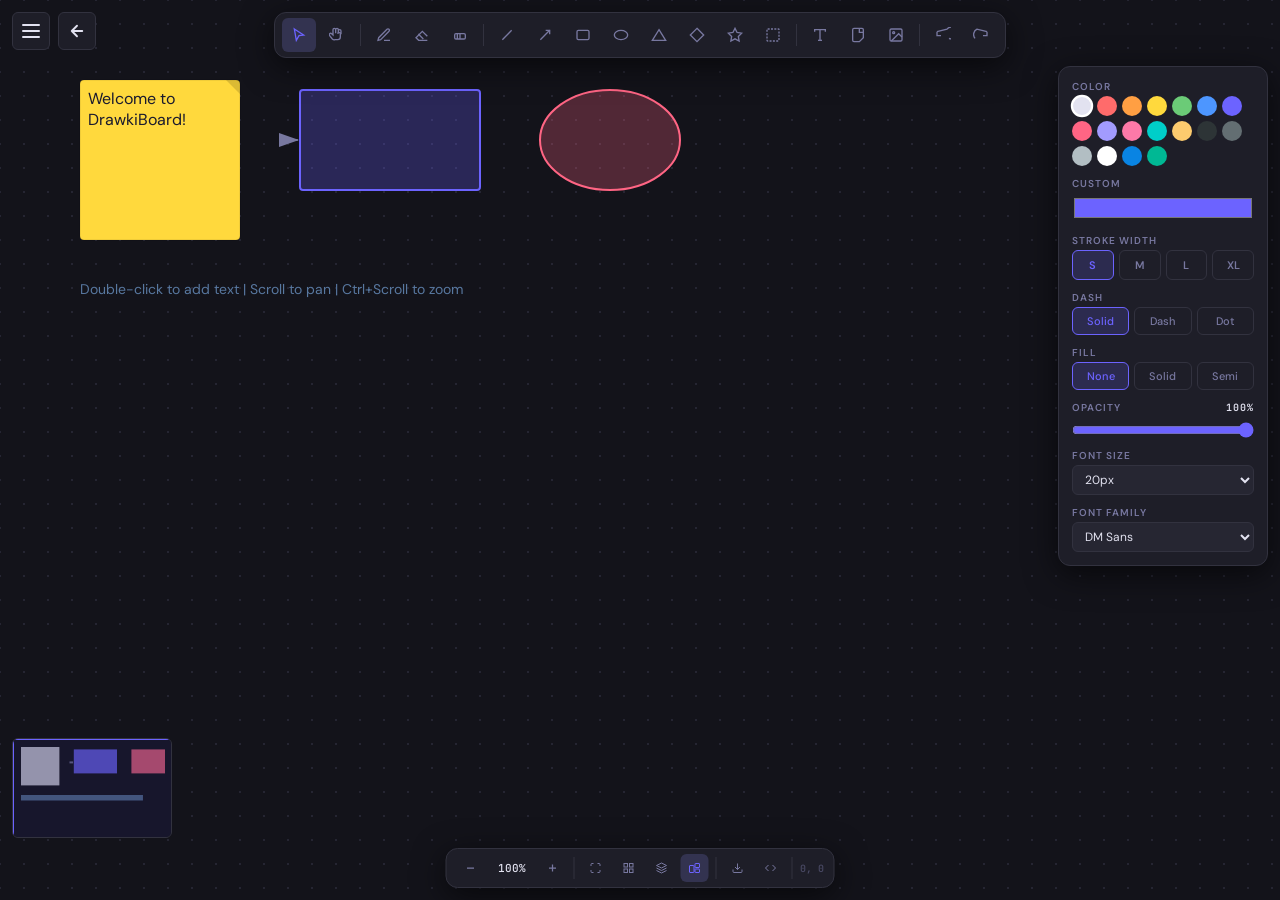
<file: Drawkiboard.html>
<!DOCTYPE html>
<html lang="en">
<head>
<meta charset="UTF-8">
<meta name="viewport" content="width=device-width, initial-scale=1.0">
<title>DrawkiBoard</title>
<link rel="icon" href="icon2.png" sizes="any">
<link rel="icon" type="image/png" sizes="32x32" href="icon2.png">
<link rel="apple-touch-icon" href="icon2.png">
<link href="https://fonts.googleapis.com/css2?family=DM+Sans:ital,opsz,wght@0,9..40,300;0,9..40,400;0,9..40,500;0,9..40,600;1,9..40,400&family=JetBrains+Mono:wght@400;500&display=swap" rel="stylesheet">
<style>
*,*::before,*::after{box-sizing:border-box;margin:0;padding:0}
:root{
  --bg:#13131a;--canvas-bg:#0d0d14;--panel:#1e1e28;--panel2:#262632;
  --border:#32323f;--accent:#6c63ff;--accent2:#ff6584;--text:#e2e2f0;
  --text2:#7878a0;--text3:#4a4a65;--hover:#2a2a38;--active:#333350;
  --shadow:0 8px 32px rgba(0,0,0,0.6);--radius:10px;--radius-sm:6px;
}
body{font-family:'DM Sans',sans-serif;background:var(--bg);color:var(--text);overflow:hidden;width:100vw;height:100vh;user-select:none}

/* CANVAS */
#canvas-wrap{position:fixed;inset:0;overflow:hidden}
#canvas{position:absolute;top:0;left:0;touch-action:none}
#grid-canvas{position:absolute;top:0;left:0;pointer-events:none;opacity:.35}

/* SELECTION BOX */
#selection-box{position:absolute;border:1.5px solid var(--accent);background:rgba(108,99,255,.07);pointer-events:none;display:none;border-radius:2px}

/* TOPBAR */
#topbar{
  position:fixed;top:12px;left:50%;transform:translateX(-50%);
  display:flex;align-items:center;gap:4px;
  background:var(--panel);border:1px solid var(--border);
  border-radius:12px;padding:5px 7px;box-shadow:var(--shadow);z-index:100
}
.tool-sep{width:1px;height:22px;background:var(--border);margin:0 2px;flex-shrink:0}
.tool-btn{
  width:34px;height:34px;display:flex;align-items:center;justify-content:center;
  border-radius:var(--radius-sm);cursor:pointer;transition:background .12s,color .12s;
  color:var(--text2);border:none;background:transparent;position:relative;flex-shrink:0
}
.tool-btn:hover{background:var(--hover);color:var(--text)}
.tool-btn.active{background:var(--active);color:var(--accent)}
.tool-btn svg{pointer-events:none}
.tooltip{
  position:absolute;top:calc(100% + 7px);left:50%;transform:translateX(-50%);
  background:#111;color:var(--text);font-size:11px;white-space:nowrap;
  padding:3px 8px;border-radius:4px;pointer-events:none;opacity:0;
  transition:opacity .12s;font-family:'DM Sans',sans-serif;font-weight:500;
  border:1px solid var(--border);z-index:200
}
.tool-btn:hover .tooltip{opacity:1}

/* STYLE PANEL */
#style-panel{
  position:fixed;top:66px;right:12px;width:210px;
  background:var(--panel);border:1px solid var(--border);
  border-radius:12px;padding:13px;box-shadow:var(--shadow);z-index:100;
  display:flex;flex-direction:column;gap:11px
}
.panel-title{font-size:10px;font-weight:600;color:var(--text2);text-transform:uppercase;letter-spacing:.1em;margin-bottom:3px}
.color-row{display:flex;flex-wrap:wrap;gap:5px}
.color-swatch{width:20px;height:20px;border-radius:50%;cursor:pointer;border:2px solid transparent;transition:transform .1s,border-color .1s;flex-shrink:0}
.color-swatch:hover{transform:scale(1.18)}
.color-swatch.active{border-color:#fff;transform:scale(1.12)}
.size-row{display:flex;gap:5px;align-items:center}
.size-btn{
  flex:1;height:30px;border-radius:var(--radius-sm);cursor:pointer;
  border:1.5px solid var(--border);background:transparent;color:var(--text2);
  display:flex;align-items:center;justify-content:center;
  transition:all .12s;font-size:11px;font-weight:600;font-family:'DM Sans',sans-serif
}
.size-btn:hover{border-color:var(--accent);color:var(--text)}
.size-btn.active{border-color:var(--accent);background:rgba(108,99,255,.18);color:var(--accent)}
.fill-row,.dash-row{display:flex;gap:5px}
.fill-btn,.dash-btn{
  flex:1;height:28px;border-radius:var(--radius-sm);cursor:pointer;
  border:1.5px solid var(--border);background:transparent;color:var(--text2);
  display:flex;align-items:center;justify-content:center;gap:4px;
  font-size:11px;font-family:'DM Sans',sans-serif;font-weight:500;transition:all .12s
}
.fill-btn:hover,.dash-btn:hover{border-color:var(--accent);color:var(--text)}
.fill-btn.active,.dash-btn.active{border-color:var(--accent);background:rgba(108,99,255,.18);color:var(--accent)}
.opacity-row{display:flex;flex-direction:column;gap:5px}
.opacity-row input[type=range]{width:100%;accent-color:var(--accent);cursor:pointer}
select.style-select{
  width:100%;background:var(--panel2);border:1.5px solid var(--border);
  color:var(--text);padding:5px 8px;border-radius:var(--radius-sm);
  font-family:'DM Sans',sans-serif;font-size:12px;cursor:pointer;outline:none
}
select.style-select:focus{border-color:var(--accent)}
#custom-color{width:100%;height:28px;border:none;border-radius:var(--radius-sm);cursor:pointer;background:none;padding:0}

/* BOTTOM BAR */
#bottombar{
  position:fixed;bottom:12px;left:50%;transform:translateX(-50%);
  display:flex;align-items:center;gap:5px;
  background:var(--panel);border:1px solid var(--border);
  border-radius:12px;padding:5px 10px;box-shadow:var(--shadow);z-index:100;
  font-size:12px;color:var(--text2);font-weight:500
}
#zoom-display{
  min-width:44px;text-align:center;cursor:pointer;padding:2px 4px;
  border-radius:4px;transition:background .12s;font-family:'JetBrains Mono',monospace;
  font-size:11px;color:var(--text)
}
#zoom-display:hover{background:var(--hover)}
.bb-btn{
  width:28px;height:28px;display:flex;align-items:center;justify-content:center;
  border-radius:var(--radius-sm);cursor:pointer;color:var(--text2);
  transition:background .12s,color .12s;border:none;background:transparent;font-size:15px
}
.bb-btn:hover{background:var(--hover);color:var(--text)}
.bb-btn.active{background:var(--active);color:var(--accent)}

/* MINIMAP - bottom left */
#minimap{
  position:fixed;bottom:62px;left:12px;
  width:160px;height:100px;
  background:var(--panel);border:1px solid var(--border);
  border-radius:var(--radius-sm);overflow:hidden;z-index:100;
  transition:opacity .2s
}
#minimap.hidden{display:none}
#minimap canvas{display:block}
#minimap-viewport{position:absolute;border:1.5px solid var(--accent);background:rgba(108,99,255,.1);pointer-events:none}

/* HAMBURGER */
.hamburger-btn{
  position:fixed;top:12px;left:12px;width:38px;height:38px;
  background:var(--panel);border:1px solid var(--border);border-radius:var(--radius-sm);
  cursor:pointer;z-index:101;display:flex;flex-direction:column;
  align-items:center;justify-content:center;gap:4px;transition:background .15s
}
.hamburger-btn:hover{background:var(--panel2)}
.hamburger-btn span{width:18px;height:2px;background:var(--text);border-radius:1px;display:block}
.back-nav-btn {
  position: fixed;
  top: 12px;
  left: 58px; /* Positioned next to the hamburger button */
  width: 38px;
  height: 38px;
  background: var(--panel);
  border: 1px solid var(--border);
  border-radius: var(--radius-sm);
  cursor: pointer;
  z-index: 101;
  display: flex;
  align-items: center;
  justify-content: center;
  color: var(--text);
  text-decoration: none;
  transition: all 0.15s;
}

.back-nav-btn:hover {
  background: var(--panel2);
  border-color: var(--accent);
  color: var(--accent);
  box-shadow: 0 0 10px rgba(108, 99, 255, 0.2);
}

/* SIDEBAR MENU (ChatGPT/tldraw style) */
#sidebar{
  position:fixed;top:0;left:0;bottom:0;width:260px;
  background:var(--panel);border-right:1px solid var(--border);
  z-index:102;transform:translateX(-100%);
  transition:transform .22s cubic-bezier(.4,0,.2,1);
  display:flex;flex-direction:column;
}
#sidebar.open{transform:translateX(0)}
#sidebar-overlay{
  position:fixed;inset:0;background:rgba(0,0,0,.45);z-index:101;
  opacity:0;pointer-events:none;transition:opacity .22s
}
#sidebar-overlay.open{opacity:1;pointer-events:all}
.sidebar-header{
  padding:16px 14px 10px;border-bottom:1px solid var(--border);
  display:flex;align-items:center;justify-content:space-between
}
.sidebar-logo{font-weight:700;font-size:16px;letter-spacing:-.03em;color:var(--text)}
.sidebar-logo span{color:var(--accent)}
.sidebar-close{
  width:30px;height:30px;border:none;background:transparent;
  color:var(--text2);cursor:pointer;border-radius:5px;display:flex;align-items:center;justify-content:center;
  transition:background .12s
}
.sidebar-close:hover{background:var(--hover);color:var(--text)}
.sidebar-actions{padding:10px 10px 0}
.sidebar-btn{
  width:100%;padding:9px 12px;background:transparent;border:1px solid var(--border);
  border-radius:var(--radius-sm);color:var(--text);cursor:pointer;font-family:'DM Sans',sans-serif;
  font-size:13px;font-weight:500;text-align:left;transition:all .12s;margin-bottom:6px;
  display:flex;align-items:center;gap:9px
}
.sidebar-btn:hover{background:var(--hover);border-color:var(--accent)}
.sidebar-btn.primary{background:var(--accent);border-color:var(--accent);color:#fff}
.sidebar-btn.primary:hover{background:#5a52e0}
.sidebar-section-title{
  padding:12px 14px 5px;font-size:10px;font-weight:600;
  color:var(--text3);text-transform:uppercase;letter-spacing:.1em
}
.boards-scroll{flex:1;overflow-y:auto;padding:0 10px 10px}
.board-item{
  padding:9px 10px;border-radius:var(--radius-sm);cursor:pointer;
  display:flex;align-items:center;gap:8px;transition:background .1s;margin-bottom:3px
}
.board-item:hover{background:var(--hover)}
.board-item.active{background:var(--active)}
.board-item .board-name{flex:1;font-size:13px;color:var(--text);overflow:hidden;text-overflow:ellipsis;white-space:nowrap}
.board-item .board-date{font-size:10px;color:var(--text3);margin-top:1px}
.board-item .board-del{
  width:22px;height:22px;border:none;background:transparent;color:var(--text3);
  cursor:pointer;border-radius:4px;display:flex;align-items:center;justify-content:center;
  opacity:0;transition:opacity .1s,color .1s;font-size:13px
}
.board-item:hover .board-del{opacity:1}
.board-item .board-del:hover{color:#ff6b6b}
::-webkit-scrollbar{width:5px}
::-webkit-scrollbar-track{background:transparent}
::-webkit-scrollbar-thumb{background:var(--border);border-radius:3px}

/* LAYERS */
#layers-panel{
  position:fixed;bottom:170px;left:12px;width:180px;
  background:var(--panel);border:1px solid var(--border);
  border-radius:var(--radius-sm);z-index:100;font-size:12px;display:none
}
.layers-header{
  padding:7px 10px;font-weight:600;font-size:10px;color:var(--text2);
  text-transform:uppercase;letter-spacing:.07em;border-bottom:1px solid var(--border);
  display:flex;align-items:center;justify-content:space-between
}
.layer-item{
  padding:5px 10px;display:flex;align-items:center;gap:6px;
  cursor:pointer;transition:background .1s;color:var(--text)
}
.layer-item:hover{background:var(--hover)}
.layer-item.selected{background:var(--active);color:var(--accent)}

/* CONTEXT MENU */
#ctx-menu{
  position:fixed;background:var(--panel);border:1px solid var(--border);
  border-radius:var(--radius-sm);padding:4px;z-index:200;min-width:170px;
  box-shadow:var(--shadow);display:none
}
.ctx-item{
  padding:6px 10px;border-radius:4px;cursor:pointer;font-size:12px;
  display:flex;align-items:center;justify-content:space-between;color:var(--text);transition:background .1s
}
.ctx-item:hover{background:var(--hover)}
.ctx-item .shortcut{font-size:10px;color:var(--text3);font-family:'JetBrains Mono',monospace}
.ctx-sep{height:1px;background:var(--border);margin:3px 0}
.ctx-item.danger{color:#ff6b6b}

/* TEXT EDITOR */
#text-editor{position:absolute;z-index:50;display:none}
#text-editor textarea{
  background:transparent;border:none;outline:none;resize:none;
  color:var(--text);font-family:'DM Sans',sans-serif;font-size:18px;
  line-height:1.4;min-width:80px;min-height:24px;
  caret-color:var(--accent);padding:2px
}

/* TOAST */
#toast{
  position:fixed;bottom:58px;left:50%;transform:translateX(-50%) translateY(14px);
  background:#1c1c28;color:var(--text);padding:7px 15px;border-radius:8px;
  font-size:12px;z-index:300;opacity:0;transition:opacity .18s,transform .18s;
  border:1px solid var(--border);pointer-events:none;white-space:nowrap
}
#toast.show{opacity:1;transform:translateX(-50%) translateY(0)}

/* SVG shape elements */
.shape-el{cursor:move}
.sel-outline{fill:none;stroke:var(--accent);stroke-width:1.5;pointer-events:none}

/* Coord */
#coord-display{font-family:'JetBrains Mono',monospace;font-size:10px;color:var(--text3)}
</style>
</head>
<body>

<!-- SIDEBAR OVERLAY -->
<div id="sidebar-overlay" onclick="closeSidebar()"></div>

<!-- SIDEBAR (ChatGPT/tldraw style) -->
<div id="sidebar">
  <div class="sidebar-header">
    <div class="sidebar-logo"><span>✦</span> DrawkiBoard</div>
    <button class="sidebar-close" onclick="closeSidebar()">
      <svg width="14" height="14" viewBox="0 0 24 24" fill="none" stroke="currentColor" stroke-width="2.5"><line x1="18" y1="6" x2="6" y2="18"/><line x1="6" y1="6" x2="18" y2="18"/></svg>
    </button>
  </div>
  <div class="sidebar-actions">
    <button class="sidebar-btn primary" onclick="newBoard()">
      <svg width="14" height="14" viewBox="0 0 24 24" fill="none" stroke="currentColor" stroke-width="2"><line x1="12" y1="5" x2="12" y2="19"/><line x1="5" y1="12" x2="19" y2="12"/></svg>
      New Board
    </button>
    <button class="sidebar-btn" onclick="renameBoardPrompt()">
      <svg width="14" height="14" viewBox="0 0 24 24" fill="none" stroke="currentColor" stroke-width="2"><path d="M12 20h9M16.5 3.5a2.121 2.121 0 013 3L7 19l-4 1 1-4L16.5 3.5z"/></svg>
      Rename Board
    </button>
    <button class="sidebar-btn" onclick="saveBoardNow()">
      <svg width="14" height="14" viewBox="0 0 24 24" fill="none" stroke="currentColor" stroke-width="2"><path d="M19 21H5a2 2 0 01-2-2V5a2 2 0 012-2h11l5 5v11a2 2 0 01-2 2z"/><polyline points="17 21 17 13 7 13 7 21"/><polyline points="7 3 7 8 15 8"/></svg>
      Save Now
    </button>
  </div>
  <div class="sidebar-section-title">Saved Boards</div>
  <div class="boards-scroll" id="boards-scroll"></div>
</div>

<!-- HAMBURGER -->
<button class="hamburger-btn" onclick="openSidebar()">
  <a href="index.html" class="back-nav-btn" title="Back to Flowly Notes">
  <svg width="18" height="18" viewBox="0 0 24 24" fill="none" stroke="currentColor" stroke-width="2.5" stroke-linecap="round" stroke-linejoin="round">
    <path d="M19 12H5M12 19l-7-7 7-7"/>
  </svg>
</a>
  <span></span><span></span><span></span>
</button>

<!-- TOP TOOLBAR -->
<div id="topbar">
  <button class="tool-btn active" data-tool="select" onclick="setTool('select')">
    <svg width="16" height="16" viewBox="0 0 24 24" fill="none" stroke="currentColor" stroke-width="2"><path d="M5 3l14 9-7 1-4 7z"/></svg>
    <span class="tooltip">Select (V)</span>
  </button>
  <button class="tool-btn" data-tool="hand" onclick="setTool('hand')">
    <svg width="16" height="16" viewBox="0 0 24 24" fill="none" stroke="currentColor" stroke-width="2"><path d="M18 11V6a2 2 0 00-4 0M14 10V4a2 2 0 00-4 0v2M10 9.5V4a2 2 0 00-4 0v8l-2-2a2 2 0 00-3 3l4 5a4 4 0 004 1h4a4 4 0 004-4v-5a2 2 0 00-4 0"/></svg>
    <span class="tooltip">Hand (H)</span>
  </button>
  <div class="tool-sep"></div>
  <button class="tool-btn" data-tool="pencil" onclick="setTool('pencil')">
    <svg width="16" height="16" viewBox="0 0 24 24" fill="none" stroke="currentColor" stroke-width="2"><path d="M12 20h9M16.5 3.5a2.121 2.121 0 013 3L7 19l-4 1 1-4L16.5 3.5z"/></svg>
    <span class="tooltip">Pencil (P)</span>
  </button>
  <button class="tool-btn" data-tool="eraser" onclick="setTool('eraser')">
    <svg width="16" height="16" viewBox="0 0 24 24" fill="none" stroke="currentColor" stroke-width="2"><path d="M20 20H7L3 16l9.5-9.5 7.5 7.5M6.5 10.5L14 18"/></svg>
    <span class="tooltip">Eraser (E)</span>
  </button>
  <button class="tool-btn" data-tool="highlight" onclick="setTool('highlight')">
    <svg width="16" height="16" viewBox="0 0 24 24" fill="none" stroke="currentColor" stroke-width="2"><rect x="4" y="10" width="16" height="8" rx="2"/><line x1="8" y1="10" x2="8" y2="18"/><line x1="12" y1="10" x2="12" y2="18"/></svg>
    <span class="tooltip">Highlight</span>
  </button>
  <div class="tool-sep"></div>
  <button class="tool-btn" data-tool="line" onclick="setTool('line')">
    <svg width="16" height="16" viewBox="0 0 24 24" fill="none" stroke="currentColor" stroke-width="2"><line x1="5" y1="19" x2="19" y2="5"/></svg>
    <span class="tooltip">Line (L)</span>
  </button>
  <button class="tool-btn" data-tool="arrow" onclick="setTool('arrow')">
    <svg width="16" height="16" viewBox="0 0 24 24" fill="none" stroke="currentColor" stroke-width="2"><line x1="5" y1="19" x2="19" y2="5"/><polyline points="13 5 19 5 19 11"/></svg>
    <span class="tooltip">Arrow (A)</span>
  </button>
  <button class="tool-btn" data-tool="rect" onclick="setTool('rect')">
    <svg width="16" height="16" viewBox="0 0 24 24" fill="none" stroke="currentColor" stroke-width="2"><rect x="3" y="5" width="18" height="14" rx="2"/></svg>
    <span class="tooltip">Rectangle (R)</span>
  </button>
  <button class="tool-btn" data-tool="ellipse" onclick="setTool('ellipse')">
    <svg width="16" height="16" viewBox="0 0 24 24" fill="none" stroke="currentColor" stroke-width="2"><ellipse cx="12" cy="12" rx="10" ry="7"/></svg>
    <span class="tooltip">Ellipse (O)</span>
  </button>
  <button class="tool-btn" data-tool="triangle" onclick="setTool('triangle')">
    <svg width="16" height="16" viewBox="0 0 24 24" fill="none" stroke="currentColor" stroke-width="2"><polygon points="12,4 22,20 2,20"/></svg>
    <span class="tooltip">Triangle</span>
  </button>
  <button class="tool-btn" data-tool="diamond" onclick="setTool('diamond')">
    <svg width="16" height="16" viewBox="0 0 24 24" fill="none" stroke="currentColor" stroke-width="2"><polygon points="12,2 22,12 12,22 2,12"/></svg>
    <span class="tooltip">Diamond (D)</span>
  </button>
  <button class="tool-btn" data-tool="star" onclick="setTool('star')">
    <svg width="16" height="16" viewBox="0 0 24 24" fill="none" stroke="currentColor" stroke-width="2"><polygon points="12,2 15.09,8.26 22,9.27 17,14.14 18.18,21.02 12,17.77 5.82,21.02 7,14.14 2,9.27 8.91,8.26"/></svg>
    <span class="tooltip">Star</span>
  </button>
  <button class="tool-btn" data-tool="frame" onclick="setTool('frame')">
    <svg width="16" height="16" viewBox="0 0 24 24" fill="none" stroke="currentColor" stroke-width="2"><rect x="3" y="3" width="18" height="18" rx="1" stroke-dasharray="3 2"/></svg>
    <span class="tooltip">Frame (F)</span>
  </button>
  <div class="tool-sep"></div>
  <button class="tool-btn" data-tool="text" onclick="setTool('text')">
    <svg width="16" height="16" viewBox="0 0 24 24" fill="none" stroke="currentColor" stroke-width="2"><polyline points="4 7 4 4 20 4 20 7"/><line x1="9" y1="20" x2="15" y2="20"/><line x1="12" y1="4" x2="12" y2="20"/></svg>
    <span class="tooltip">Text (T)</span>
  </button>
  <button class="tool-btn" data-tool="sticky" onclick="setTool('sticky')">
    <svg width="16" height="16" viewBox="0 0 24 24" fill="none" stroke="currentColor" stroke-width="2"><path d="M14 2H6a2 2 0 00-2 2v16a2 2 0 002 2h8l6-6V4a2 2 0 00-2-2z"/><polyline points="14 2 14 8 20 8"/></svg>
    <span class="tooltip">Sticky (N)</span>
  </button>
  <button class="tool-btn" data-tool="image" onclick="triggerImageUpload()">
    <svg width="16" height="16" viewBox="0 0 24 24" fill="none" stroke="currentColor" stroke-width="2"><rect x="3" y="3" width="18" height="18" rx="2"/><circle cx="8.5" cy="8.5" r="1.5"/><polyline points="21 15 16 10 5 21"/></svg>
    <span class="tooltip">Image (I)</span>
  </button>
  <div class="tool-sep"></div>
  <button class="tool-btn" onclick="undo()">
    <svg width="16" height="16" viewBox="0 0 24 24" fill="none" stroke="currentColor" stroke-width="2"><path d="M3 7v6h6"/><path d="M21 17a9 9 0 10-3-13.83L3 7"/></svg>
    <span class="tooltip">Undo (Ctrl+Z)</span>
  </button>
  <button class="tool-btn" onclick="redo()">
    <svg width="16" height="16" viewBox="0 0 24 24" fill="none" stroke="currentColor" stroke-width="2"><path d="M21 7v6h-6"/><path d="M3 17a9 9 0 013-13.83L21 7"/></svg>
    <span class="tooltip">Redo (Ctrl+Y)</span>
  </button>
</div>

<!-- STYLE PANEL -->
<div id="style-panel">
  <div>
    <div class="panel-title">Color</div>
    <div class="color-row" id="color-row"></div>
  </div>
  <div>
    <div class="panel-title" style="margin-bottom:4px">Custom</div>
    <input type="color" id="custom-color" value="#6c63ff" oninput="setCustomColor(this.value)">
  </div>
  <div>
    <div class="panel-title">Stroke Width</div>
    <div class="size-row">
      <button class="size-btn active" data-size="1" onclick="setStrokeSize(1,this)">S</button>
      <button class="size-btn" data-size="3" onclick="setStrokeSize(3,this)">M</button>
      <button class="size-btn" data-size="6" onclick="setStrokeSize(6,this)">L</button>
      <button class="size-btn" data-size="12" onclick="setStrokeSize(12,this)">XL</button>
    </div>
  </div>
  <div>
    <div class="panel-title">Dash</div>
    <div class="dash-row">
      <button class="dash-btn active" data-dash="none" onclick="setDash('none',this)">Solid</button>
      <button class="dash-btn" data-dash="6,4" onclick="setDash('6,4',this)">Dash</button>
      <button class="dash-btn" data-dash="2,4" onclick="setDash('2,4',this)">Dot</button>
    </div>
  </div>
  <div>
    <div class="panel-title">Fill</div>
    <div class="fill-row">
      <button class="fill-btn active" data-fill="none" onclick="setFill('none',this)">None</button>
      <button class="fill-btn" data-fill="solid" onclick="setFill('solid',this)">Solid</button>
      <button class="fill-btn" data-fill="semi" onclick="setFill('semi',this)">Semi</button>
    </div>
  </div>
  <div class="opacity-row">
    <div class="panel-title">Opacity <span id="opacity-val" style="color:var(--text);float:right;font-family:'JetBrains Mono',monospace;font-size:10px">100%</span></div>
    <input type="range" id="opacity-slider" min="10" max="100" value="100" oninput="setOpacity(this.value)">
  </div>
  <div>
    <div class="panel-title">Font Size</div>
    <select class="style-select" id="font-size-sel" onchange="setFontSize(this.value)">
      <option value="12">12px</option><option value="16">16px</option>
      <option value="20" selected>20px</option><option value="28">28px</option>
      <option value="40">40px</option><option value="56">56px</option><option value="80">80px</option>
    </select>
  </div>
  <div>
    <div class="panel-title">Font Family</div>
    <select class="style-select" id="font-family-sel" onchange="setFontFamily(this.value)">
      <option value="DM Sans">DM Sans</option>
      <option value="JetBrains Mono">JetBrains Mono</option>
      <option value="Georgia">Georgia</option>
      <option value="Impact">Impact</option>
      <option value="Comic Sans MS">Comic Sans</option>
    </select>
  </div>
</div>

<!-- CANVAS WRAP -->
<div id="canvas-wrap">
  <canvas id="grid-canvas"></canvas>
  <svg id="canvas" xmlns="http://www.w3.org/2000/svg">
    <defs id="svg-defs"></defs>
    <g id="shapes-group"></g>
    <g id="drawing-group"></g>
  </svg>
  <div id="selection-box"></div>
  <div id="text-editor"><textarea id="text-area" spellcheck="false"></textarea></div>
</div>

<!-- BOTTOM BAR -->
<div id="bottombar">
  <button class="bb-btn" onclick="zoomOut()">
    <svg width="12" height="12" viewBox="0 0 24 24" fill="none" stroke="currentColor" stroke-width="2.5"><line x1="5" y1="12" x2="19" y2="12"/></svg>
  </button>
  <span id="zoom-display" onclick="resetZoom()">100%</span>
  <button class="bb-btn" onclick="zoomIn()">
    <svg width="12" height="12" viewBox="0 0 24 24" fill="none" stroke="currentColor" stroke-width="2.5"><line x1="12" y1="5" x2="12" y2="19"/><line x1="5" y1="12" x2="19" y2="12"/></svg>
  </button>
  <div class="tool-sep"></div>
  <button class="bb-btn" onclick="fitToScreen()" title="Fit">
    <svg width="12" height="12" viewBox="0 0 24 24" fill="none" stroke="currentColor" stroke-width="2"><path d="M8 3H5a2 2 0 00-2 2v3M21 8V5a2 2 0 00-2-2h-3M3 16v3a2 2 0 002 2h3M16 21h3a2 2 0 002-2v-3"/></svg>
  </button>
  <button class="bb-btn" onclick="toggleGrid()" id="grid-btn" title="Grid">
    <svg width="12" height="12" viewBox="0 0 24 24" fill="none" stroke="currentColor" stroke-width="2"><rect x="3" y="3" width="7" height="7"/><rect x="14" y="3" width="7" height="7"/><rect x="14" y="14" width="7" height="7"/><rect x="3" y="14" width="7" height="7"/></svg>
  </button>
  <button class="bb-btn" onclick="toggleLayers()" title="Layers">
    <svg width="12" height="12" viewBox="0 0 24 24" fill="none" stroke="currentColor" stroke-width="2"><polygon points="12 2 2 7 12 12 22 7 12 2"/><polyline points="2 17 12 22 22 17"/><polyline points="2 12 12 17 22 12"/></svg>
  </button>
  <button class="bb-btn" onclick="toggleMinimap()" id="minimap-btn" title="Minimap">
    <svg width="12" height="12" viewBox="0 0 24 24" fill="none" stroke="currentColor" stroke-width="2"><rect x="2" y="7" width="9" height="14" rx="1"/><rect x="13" y="3" width="9" height="8" rx="1"/><rect x="13" y="14" width="9" height="7" rx="1"/></svg>
  </button>
  <div class="tool-sep"></div>
  <button class="bb-btn" onclick="exportPNG()" title="Export PNG">
    <svg width="12" height="12" viewBox="0 0 24 24" fill="none" stroke="currentColor" stroke-width="2"><path d="M21 15v4a2 2 0 01-2 2H5a2 2 0 01-2-2v-4"/><polyline points="7 10 12 15 17 10"/><line x1="12" y1="15" x2="12" y2="3"/></svg>
  </button>
  <button class="bb-btn" onclick="exportSVG()" title="Export SVG">
    <svg width="12" height="12" viewBox="0 0 24 24" fill="none" stroke="currentColor" stroke-width="2"><polyline points="16 18 22 12 16 6"/><polyline points="8 6 2 12 8 18"/></svg>
  </button>
  <div class="tool-sep"></div>
  <span id="coord-display">0, 0</span>
</div>

<!-- MINIMAP (bottom left, above bottombar) -->
<div id="minimap">
  <canvas id="minimap-canvas" width="160" height="100"></canvas>
  <div id="minimap-viewport"></div>
</div>

<!-- LAYERS PANEL -->
<div id="layers-panel">
  <div class="layers-header">
    <span>Layers</span>
    <span style="cursor:pointer;color:var(--accent)" onclick="toggleLayers()">
      <svg width="10" height="10" viewBox="0 0 24 24" fill="none" stroke="currentColor" stroke-width="2.5"><line x1="18" y1="6" x2="6" y2="18"/><line x1="6" y1="6" x2="18" y2="18"/></svg>
    </span>
  </div>
  <div id="layers-list"></div>
</div>

<!-- CONTEXT MENU -->
<div id="ctx-menu">
  <div class="ctx-item" onclick="ctxAction('bringFront')">Bring to Front <span class="shortcut">]</span></div>
  <div class="ctx-item" onclick="ctxAction('sendBack')">Send to Back <span class="shortcut">[</span></div>
  <div class="ctx-sep"></div>
  <div class="ctx-item" onclick="ctxAction('duplicate')">Duplicate <span class="shortcut">Ctrl+D</span></div>
  <div class="ctx-item" onclick="ctxAction('copy')">Copy <span class="shortcut">Ctrl+C</span></div>
  <div class="ctx-item" onclick="ctxAction('paste')">Paste <span class="shortcut">Ctrl+V</span></div>
  <div class="ctx-sep"></div>
  <div class="ctx-item" onclick="ctxAction('lock')">Lock/Unlock</div>
  <div class="ctx-item" onclick="ctxAction('flipH')">Flip Horizontal</div>
  <div class="ctx-item" onclick="ctxAction('flipV')">Flip Vertical</div>
  <div class="ctx-sep"></div>
  <div class="ctx-item danger" onclick="ctxAction('delete')">Delete <span class="shortcut">Del</span></div>
</div>

<!-- TOAST -->
<div id="toast"></div>
<input type="file" id="image-input" accept="image/*" style="display:none" onchange="loadImage(event)">

<script>
// ═══════════════════════════════════════
// STATE
// ═══════════════════════════════════════
const state = {
  tool:'select', color:'#e2e2f0', strokeWidth:2, fill:'none',
  opacity:1, dash:'none', fontSize:20, fontFamily:'DM Sans',
  zoom:1, panX:0, panY:0, shapes:[], selected:[], clipboard:null,
  history:[], future:[], showGrid:true, gridSize:24, nextId:1,
  boardName:'Untitled', minimapVisible:true,
};

// Interaction flags — all explicitly managed
let isDrawing=false, isDragging=false, isPanning=false;
let isResizing=false, isRotating=false, isSelecting=false;
let startX=0, startY=0, lastRawX=0, lastRawY=0;
let currentShape=null, dragOffsets=[], resizeHandle=null;
let resizeStartShapes=null, rotateStartAngle=0;
let rotateCX=0, rotateCY=0, pencilPoints=[];
let editingTextId=null;
let activePointerId=null;

const canvasWrap=document.getElementById('canvas-wrap');
const svgCanvas=document.getElementById('canvas');
const shapesGroup=document.getElementById('shapes-group');
const drawingGroup=document.getElementById('drawing-group');
const selectionBoxEl=document.getElementById('selection-box');
const textEditor=document.getElementById('text-editor');
const textArea=document.getElementById('text-area');
const ctxMenu=document.getElementById('ctx-menu');
const toastEl=document.getElementById('toast');
const zoomDisplay=document.getElementById('zoom-display');
const coordDisplay=document.getElementById('coord-display');
const gridCanvas=document.getElementById('grid-canvas');
const gridCtx=gridCanvas.getContext('2d');
const minimapCanvas=document.getElementById('minimap-canvas');
const minimapCtx=minimapCanvas.getContext('2d');

// ═══════════════════════════════════════
// COLORS
// ═══════════════════════════════════════
const COLORS=['#e2e2f0','#ff6b6b','#ff9f43','#ffd93d','#6bcb77','#4d96ff',
  '#6c63ff','#ff6584','#a29bfe','#fd79a8','#00cec9','#fdcb6e',
  '#2d3436','#636e72','#b2bec3','#ffffff','#0984e3','#00b894'];

function initColors(){
  const row=document.getElementById('color-row');
  COLORS.forEach(c=>{
    const sw=document.createElement('div');
    sw.className='color-swatch'+(c===state.color?' active':'');
    sw.style.background=c;
    sw.onclick=()=>setColor(c,sw);
    row.appendChild(sw);
  });
}
function setColor(c,el){
  state.color=c;
  document.querySelectorAll('.color-swatch').forEach(s=>s.classList.remove('active'));
  if(el)el.classList.add('active');
  document.getElementById('custom-color').value=c;
  applyToSelected();
}
function setCustomColor(c){
  state.color=c;
  document.querySelectorAll('.color-swatch').forEach(s=>s.classList.remove('active'));
  applyToSelected();
}
function applyToSelected(){
  if(!state.selected.length)return;
  saveHistory();
  state.selected.forEach(id=>{
    const sh=getShape(id);
    if(!sh)return;
    sh.color=state.color; sh.strokeWidth=state.strokeWidth;
    sh.dash=state.dash; sh.fill=state.fill; sh.opacity=state.opacity;
    sh.fontSize=state.fontSize; sh.fontFamily=state.fontFamily;
  });
  renderAll();
}

// ═══════════════════════════════════════
// TOOLS
// ═══════════════════════════════════════
function setTool(t){
  state.tool=t;
  document.querySelectorAll('.tool-btn[data-tool]').forEach(b=>b.classList.remove('active'));
  const btn=document.querySelector(`.tool-btn[data-tool="${t}"]`);
  if(btn)btn.classList.add('active');
  const cursors={select:'default',hand:'grab',eraser:'cell',text:'text'};
  canvasWrap.style.cursor=cursors[t]||'crosshair';
  commitText();
  clearSelection();
}
function setStrokeSize(s,el){
  state.strokeWidth=s;
  document.querySelectorAll('.size-btn').forEach(b=>b.classList.remove('active'));
  el.classList.add('active'); applyToSelected();
}
function setDash(d,el){
  state.dash=d;
  document.querySelectorAll('.dash-btn').forEach(b=>b.classList.remove('active'));
  el.classList.add('active'); applyToSelected();
}
function setFill(f,el){
  state.fill=f;
  document.querySelectorAll('.fill-btn').forEach(b=>b.classList.remove('active'));
  el.classList.add('active'); applyToSelected();
}
function setOpacity(v){
  state.opacity=v/100;
  document.getElementById('opacity-val').textContent=v+'%';
  applyToSelected();
}
function setFontSize(v){ state.fontSize=parseInt(v); applyToSelected(); }
function setFontFamily(v){ state.fontFamily=v; applyToSelected(); }

// ═══════════════════════════════════════
// COORDINATE TRANSFORMS
// ═══════════════════════════════════════
function screenToCanvas(sx,sy){
  return {x:(sx-state.panX)/state.zoom, y:(sy-state.panY)/state.zoom};
}
function canvasToScreen(cx,cy){
  return {x:cx*state.zoom+state.panX, y:cy*state.zoom+state.panY};
}
function getPointerPos(e){
  const rect=canvasWrap.getBoundingClientRect();
  const clientX=e.touches?e.touches[0].clientX:e.clientX;
  const clientY=e.touches?e.touches[0].clientY:e.clientY;
  return screenToCanvas(clientX-rect.left, clientY-rect.top);
}
function getRawPos(e){
  const rect=canvasWrap.getBoundingClientRect();
  const clientX=e.touches?e.touches[0].clientX:e.clientX;
  const clientY=e.touches?e.touches[0].clientY:e.clientY;
  return {x:clientX-rect.left, y:clientY-rect.top};
}

// ═══════════════════════════════════════
// SHAPE HELPERS
// ═══════════════════════════════════════
function getShape(id){ return state.shapes.find(s=>s.id===id); }

function newShape(type,x,y){
  return {
    id:state.nextId++, type, x, y, w:0, h:0,
    color:state.color, strokeWidth:state.strokeWidth, fill:state.fill,
    opacity:state.opacity, dash:state.dash, fontSize:state.fontSize,
    fontFamily:state.fontFamily, text:'', points:[], rotation:0,
    locked:false, flipH:false, flipV:false, src:null, stickyColor:'#ffd93d',
    x2:x, y2:y
  };
}

function getShapeBounds(sh){
  if(sh.type==='pencil'||sh.type==='highlight'){
    if(!sh.points||!sh.points.length) return {x:sh.x,y:sh.y,w:1,h:1};
    const xs=sh.points.map(p=>p[0]), ys=sh.points.map(p=>p[1]);
    const mx=Math.min(...xs),my=Math.min(...ys);
    return {x:mx,y:my,w:Math.max(1,Math.max(...xs)-mx),h:Math.max(1,Math.max(...ys)-my)};
  }
  if(sh.type==='line'||sh.type==='arrow'){
    return {x:Math.min(sh.x,sh.x2),y:Math.min(sh.y,sh.y2),
      w:Math.abs(sh.x2-sh.x)||1,h:Math.abs(sh.y2-sh.y)||1};
  }
  return {x:sh.x,y:sh.y,w:Math.abs(sh.w)||1,h:Math.abs(sh.h)||1};
}

function hitTest(sh,cx,cy){
  const tol=Math.max(8,sh.strokeWidth/2+4)/state.zoom;
  if(sh.type==='pencil'||sh.type==='highlight'){
    return sh.points&&sh.points.some(([px,py])=>Math.hypot(px-cx,py-cy)<tol+8/state.zoom);
  }
  if(sh.type==='line'||sh.type==='arrow'){
    const dx=sh.x2-sh.x,dy=sh.y2-sh.y,len=Math.hypot(dx,dy)||1;
    const t=Math.max(0,Math.min(1,((cx-sh.x)*dx+(cy-sh.y)*dy)/(len*len)));
    return Math.hypot(sh.x+t*dx-cx,sh.y+t*dy-cy)<tol;
  }
  const b=getShapeBounds(sh);
  const bx=b.x,by=b.y,bw=b.w,bh=b.h;
  let lx=cx-(bx+bw/2),ly=cy-(by+bh/2);
  if(sh.rotation){
    const a=-(sh.rotation)*Math.PI/180;
    const rx=lx*Math.cos(a)-ly*Math.sin(a);
    const ry=lx*Math.sin(a)+ly*Math.cos(a);
    lx=rx; ly=ry;
  }
  lx+=bw/2; ly+=bh/2;
  if(sh.fill!=='none'||sh.type==='sticky'||sh.type==='image'||sh.type==='text'){
    return lx>=-tol&&lx<=bw+tol&&ly>=-tol&&ly<=bh+tol;
  }
  return (lx>=-tol&&lx<=tol&&ly>=-tol&&ly<=bh+tol)||
    (lx>=bw-tol&&lx<=bw+tol&&ly>=-tol&&ly<=bh+tol)||
    (lx>=-tol&&lx<=bw+tol&&ly>=-tol&&ly<=tol)||
    (lx>=-tol&&lx<=bw+tol&&ly>=bh-tol&&ly<=bh+tol);
}

function getHitShape(cx,cy){
  for(let i=state.shapes.length-1;i>=0;i--){
    if(hitTest(state.shapes[i],cx,cy)) return state.shapes[i];
  }
  return null;
}

// ═══════════════════════════════════════
// SELECTION
// ═══════════════════════════════════════
function clearSelection(){ state.selected=[]; renderAll(); }
function selectShape(id,additive=false){
  if(!additive) state.selected=[];
  if(!state.selected.includes(id)) state.selected.push(id);
  renderAll(); updateLayersPanel();
}
function getSelectionBounds(){
  if(!state.selected.length) return null;
  let mx=Infinity,my=Infinity,maxx=-Infinity,maxy=-Infinity;
  state.selected.forEach(id=>{
    const sh=getShape(id); if(!sh)return;
    const b=getShapeBounds(sh);
    mx=Math.min(mx,b.x); my=Math.min(my,b.y);
    maxx=Math.max(maxx,b.x+b.w); maxy=Math.max(maxy,b.y+b.h);
  });
  return {x:mx,y:my,w:maxx-mx,h:maxy-my};
}

// ═══════════════════════════════════════
// RENDERING
// ═══════════════════════════════════════
function renderAll(){
  shapesGroup.setAttribute('transform',`translate(${state.panX},${state.panY}) scale(${state.zoom})`);
  drawingGroup.setAttribute('transform',`translate(${state.panX},${state.panY}) scale(${state.zoom})`);
  shapesGroup.innerHTML='';
  state.shapes.forEach(sh=>{
    const el=renderShape(sh);
    if(el) shapesGroup.appendChild(el);
  });
  renderSelectionHandles();
  renderGrid();
  renderMinimap();
  updateLayersPanel();
}

function getFill(sh){
  if(sh.fill==='none') return 'none';
  if(sh.fill==='solid') return sh.color;
  if(sh.fill==='semi') return sh.color+'44';
  return 'none';
}
function getDash(sh){ return(!sh.dash||sh.dash==='none')?'':sh.dash; }

function renderShape(sh){
  const g=document.createElementNS('http://www.w3.org/2000/svg','g');
  g.setAttribute('data-id',sh.id);
  g.setAttribute('class','shape-el');
  g.style.opacity=sh.opacity;
  if(sh.rotation){
    const b=getShapeBounds(sh);
    g.setAttribute('transform',`rotate(${sh.rotation},${b.x+b.w/2},${b.y+b.h/2})`);
  }
  let el;
  switch(sh.type){
    case 'rect':
    case 'frame':{
      el=svgEl('rect',{x:sh.x,y:sh.y,width:Math.abs(sh.w),height:Math.abs(sh.h),rx:sh.type==='frame'?4:3,
        fill:sh.type==='frame'?'none':getFill(sh),stroke:sh.color,'stroke-width':sh.strokeWidth,
        'stroke-dasharray':sh.type==='frame'?'6 3':(getDash(sh)||'')});
      g.appendChild(el);
      if(sh.text){
        const t=svgEl('text',{x:sh.x+Math.abs(sh.w)/2,y:sh.y-6,'text-anchor':'middle',
          fill:sh.color,'font-size':sh.fontSize,'font-family':sh.fontFamily});
        t.textContent=sh.text; g.appendChild(t);
      }
      break;
    }
    case 'ellipse':{
      el=svgEl('ellipse',{cx:sh.x+sh.w/2,cy:sh.y+sh.h/2,rx:Math.abs(sh.w)/2,ry:Math.abs(sh.h)/2,
        fill:getFill(sh),stroke:sh.color,'stroke-width':sh.strokeWidth,'stroke-dasharray':getDash(sh)});
      g.appendChild(el); break;
    }
    case 'triangle':{
      el=svgEl('polygon',{points:`${sh.x+sh.w/2},${sh.y} ${sh.x+sh.w},${sh.y+sh.h} ${sh.x},${sh.y+sh.h}`,
        fill:getFill(sh),stroke:sh.color,'stroke-width':sh.strokeWidth,'stroke-dasharray':getDash(sh)});
      g.appendChild(el); break;
    }
    case 'diamond':{
      el=svgEl('polygon',{
        points:`${sh.x+sh.w/2},${sh.y} ${sh.x+sh.w},${sh.y+sh.h/2} ${sh.x+sh.w/2},${sh.y+sh.h} ${sh.x},${sh.y+sh.h/2}`,
        fill:getFill(sh),stroke:sh.color,'stroke-width':sh.strokeWidth,'stroke-dasharray':getDash(sh)});
      g.appendChild(el); break;
    }
    case 'star':{
      el=svgEl('polygon',{points:starPoints(sh.x+sh.w/2,sh.y+sh.h/2,sh.w/2,sh.h/2,5),
        fill:getFill(sh),stroke:sh.color,'stroke-width':sh.strokeWidth,'stroke-dasharray':getDash(sh)});
      g.appendChild(el); break;
    }
    case 'line':{
      el=svgEl('line',{x1:sh.x,y1:sh.y,x2:sh.x2,y2:sh.y2,
        stroke:sh.color,'stroke-width':sh.strokeWidth,'stroke-linecap':'round','stroke-dasharray':getDash(sh)});
      g.appendChild(el); break;
    }
    case 'arrow':{
      const markId='ah-'+sh.id;
      const defs=svgEl('defs',{});
      const mk=svgEl('marker',{id:markId,markerWidth:'10',markerHeight:'7',refX:'9',refY:'3.5',orient:'auto'});
      const poly=svgEl('polygon',{points:'0 0, 10 3.5, 0 7',fill:sh.color});
      mk.appendChild(poly); defs.appendChild(mk); g.appendChild(defs);
      el=svgEl('line',{x1:sh.x,y1:sh.y,x2:sh.x2,y2:sh.y2,
        stroke:sh.color,'stroke-width':sh.strokeWidth,'stroke-linecap':'round',
        'stroke-dasharray':getDash(sh),'marker-end':`url(#${markId})`});
      g.appendChild(el); break;
    }
    case 'pencil':{
      if(!sh.points||!sh.points.length) return null;
      const d=buildPath(sh.points);
      el=svgEl('path',{d,fill:'none',stroke:sh.color,'stroke-width':sh.strokeWidth,
        'stroke-linecap':'round','stroke-linejoin':'round','stroke-dasharray':getDash(sh)});
      g.appendChild(el); break;
    }
    case 'highlight':{
      if(!sh.points||!sh.points.length) return null;
      const d=buildPath(sh.points);
      el=svgEl('path',{d,fill:'none',stroke:sh.color,
        'stroke-width':Math.max(sh.strokeWidth,3)*6,
        'stroke-linecap':'square','stroke-linejoin':'round',opacity:'0.3'});
      g.appendChild(el); break;
    }
    case 'text':{
      const lines=(sh.text||'').split('\n');
      const lh=(sh.fontSize||20)*1.35;
      lines.forEach((line,i)=>{
        const t=svgEl('text',{x:sh.x,y:sh.y+(sh.fontSize||20)+i*lh,
          fill:sh.color,'font-size':sh.fontSize||20,'font-family':sh.fontFamily||'DM Sans'});
        t.textContent=line||'\u00A0'; g.appendChild(t);
      });
      sh.w=Math.max(80,(sh.text||'').split('\n').reduce((m,l)=>Math.max(m,l.length*(sh.fontSize||20)*0.55),0));
      sh.h=lines.length*lh+4;
      break;
    }
    case 'sticky':{
      const sw2=Math.max(Math.abs(sh.w)||160,80);
      const sh2=Math.max(Math.abs(sh.h)||160,80);
      const rect2=svgEl('rect',{x:sh.x,y:sh.y,width:sw2,height:sh2,fill:sh.stickyColor||'#ffd93d',
        stroke:'rgba(0,0,0,0.12)','stroke-width':1,rx:4});
      g.appendChild(rect2);
      const fold=svgEl('path',{d:`M${sh.x+sw2-14},${sh.y} L${sh.x+sw2},${sh.y+14} L${sh.x+sw2},${sh.y} Z`,
        fill:'rgba(0,0,0,0.14)'});
      g.appendChild(fold);
      const lines=(sh.text||'').split('\n');
      const lh=(sh.fontSize||16)*1.3;
      lines.forEach((line,i)=>{
        const t=svgEl('text',{x:sh.x+8,y:sh.y+24+i*lh,fill:'#1a1a2e',
          'font-size':sh.fontSize||16,'font-family':sh.fontFamily||'DM Sans'});
        t.textContent=line; g.appendChild(t);
      });
      sh.w=sw2; sh.h=sh2; break;
    }
    case 'image':{
      if(!sh.src)return null;
      el=svgEl('image',{x:sh.x,y:sh.y,width:Math.abs(sh.w)||200,height:Math.abs(sh.h)||150,
        href:sh.src,preserveAspectRatio:'xMidYMid meet'});
      if(sh.flipH||sh.flipV){
        const scx=sh.flipH?-1:1,scy=sh.flipV?-1:1;
        const tx=sh.flipH?-(2*sh.x+Math.abs(sh.w)):0;
        const ty=sh.flipV?-(2*sh.y+Math.abs(sh.h)):0;
        el.setAttribute('transform',`scale(${scx},${scy}) translate(${tx},${ty})`);
      }
      g.appendChild(el); break;
    }
  }

  // Event handlers
  g.addEventListener('pointerdown',(e)=>{
    if(e.button===2)return;
    if(state.tool==='eraser'){
      e.stopPropagation();
      saveHistory();
      state.shapes=state.shapes.filter(s=>s.id!==sh.id);
      state.selected=state.selected.filter(i=>i!==sh.id);
      renderAll(); return;
    }
    if(state.tool!=='select')return;
    e.stopPropagation();
    if(sh.locked)return;
    if(!state.selected.includes(sh.id)) selectShape(sh.id,e.shiftKey);
    else if(e.shiftKey){ state.selected=state.selected.filter(i=>i!==sh.id); renderAll(); return; }
    startDrag(e);
  });

  g.addEventListener('dblclick',(e)=>{
    if(sh.type==='text'||sh.type==='sticky'){ startTextEdit(sh); e.stopPropagation(); }
  });

  return g;
}

function svgEl(tag,attrs){
  const el=document.createElementNS('http://www.w3.org/2000/svg',tag);
  for(const[k,v]of Object.entries(attrs)) if(v!==undefined&&v!=='') el.setAttribute(k,v);
  return el;
}

function buildPath(pts){
  if(!pts||pts.length<2) return pts&&pts.length?`M${pts[0][0]},${pts[0][1]}`:'';
  let d=`M${pts[0][0]},${pts[0][1]}`;
  for(let i=1;i<pts.length-1;i++){
    const mx=(pts[i][0]+pts[i+1][0])/2, my=(pts[i][1]+pts[i+1][1])/2;
    d+=` Q${pts[i][0]},${pts[i][1]} ${mx},${my}`;
  }
  d+=` L${pts[pts.length-1][0]},${pts[pts.length-1][1]}`;
  return d;
}

function starPoints(cx,cy,rx,ry,spikes){
  const outer=Math.min(rx,ry), inner=outer*0.4;
  let pts=[];
  for(let i=0;i<spikes*2;i++){
    const r=i%2===0?outer:inner;
    const a=(i*Math.PI/spikes)-Math.PI/2;
    pts.push(`${cx+r*Math.cos(a)},${cy+r*Math.sin(a)}`);
  }
  return pts.join(' ');
}

// ═══════════════════════════════════════
// SELECTION HANDLES
// ═══════════════════════════════════════
function renderSelectionHandles(){
  const old=document.getElementById('sel-handles');
  if(old)old.remove();
  if(!state.selected.length)return;
  const bounds=getSelectionBounds();
  if(!bounds)return;
  const {x,y,w,h}=bounds;
  const g=document.createElementNS('http://www.w3.org/2000/svg','g');
  g.id='sel-handles';
  const r=4/state.zoom, sw=1.5/state.zoom;

  // Outline
  const outline=svgEl('rect',{x:x-2/state.zoom,y:y-2/state.zoom,
    width:w+4/state.zoom,height:h+4/state.zoom,
    fill:'none',stroke:'#6c63ff','stroke-width':sw,'stroke-dasharray':''});
  g.appendChild(outline);

  // Corner / edge handles
  const handles=[
    {hx:x,hy:y,which:'tl',cur:'nwse-resize'},
    {hx:x+w/2,hy:y,which:'tm',cur:'ns-resize'},
    {hx:x+w,hy:y,which:'tr',cur:'nesw-resize'},
    {hx:x+w,hy:y+h/2,which:'mr',cur:'ew-resize'},
    {hx:x+w,hy:y+h,which:'br',cur:'nwse-resize'},
    {hx:x+w/2,hy:y+h,which:'bm',cur:'ns-resize'},
    {hx:x,hy:y+h,which:'bl',cur:'nesw-resize'},
    {hx:x,hy:y+h/2,which:'ml',cur:'ew-resize'},
  ];
  handles.forEach(({hx,hy,which,cur})=>{
    const c=svgEl('rect',{x:hx-r,y:hy-r,width:r*2,height:r*2,fill:'white',stroke:'#6c63ff','stroke-width':sw,rx:1.5});
    c.style.cursor=cur;
    c.addEventListener('pointerdown',(e)=>{
      e.stopPropagation(); e.preventDefault();
      isResizing=true; resizeHandle=which;
      resizeStartShapes=state.shapes.map(s=>JSON.parse(JSON.stringify(s)));
      const pos=getPointerPos(e); startX=pos.x; startY=pos.y;
      activePointerId=e.pointerId;
      c.setPointerCapture(e.pointerId);
    });
    g.appendChild(c);
  });

  // Rotate handle
  const rotY=y-28/state.zoom;
  const rl=svgEl('line',{x1:x+w/2,y1:y-2/state.zoom,x2:x+w/2,y2:rotY,stroke:'#6c63ff','stroke-width':sw});
  g.appendChild(rl);
  const rh=svgEl('circle',{cx:x+w/2,cy:rotY,r:r*1.2,fill:'#6c63ff',stroke:'white','stroke-width':sw});
  rh.style.cursor='crosshair';
  rh.addEventListener('pointerdown',(e)=>{
    e.stopPropagation(); e.preventDefault();
    isRotating=true;
    rotateCX=x+w/2; rotateCY=y+h/2;
    const pos=getPointerPos(e);
    rotateStartAngle=Math.atan2(pos.y-rotateCY,pos.x-rotateCX)*180/Math.PI;
    resizeStartShapes=state.shapes.map(s=>JSON.parse(JSON.stringify(s)));
    activePointerId=e.pointerId;
    rh.setPointerCapture(e.pointerId);
  });
  g.appendChild(rh);

  shapesGroup.appendChild(g);
}

// ═══════════════════════════════════════
// DRAG (fixed — separated from pointer down)
// ═══════════════════════════════════════
function startDrag(e){
  const pos=getPointerPos(e);
  isDragging=true;
  dragOffsets=state.selected.map(id=>{
    const sh=getShape(id);
    if(!sh)return{id,dx:0,dy:0,sx2:0,sy2:0,pts:[]};
    return {id, dx:pos.x-sh.x, dy:pos.y-sh.y,
      sx2:pos.x-sh.x2, sy2:pos.y-sh.y2,
      pts:(sh.points||[]).map(([px,py])=>[px-pos.x,py-pos.y])
    };
  });
  saveHistory();
  activePointerId=e.pointerId;
  e.target.closest('.shape-el')?.setPointerCapture(e.pointerId);
}

// ═══════════════════════════════════════
// GRID
// ═══════════════════════════════════════
function renderGrid(){
  const w=canvasWrap.offsetWidth, h=canvasWrap.offsetHeight;
  gridCanvas.width=w; gridCanvas.height=h;
  gridCtx.clearRect(0,0,w,h);
  if(!state.showGrid)return;
  const gs=state.gridSize*state.zoom;
  const ox=state.panX%gs, oy=state.panY%gs;
  gridCtx.fillStyle='rgba(150,150,200,0.55)';
  for(let x=ox;x<w;x+=gs)
    for(let y=oy;y<h;y+=gs){
      gridCtx.beginPath(); gridCtx.arc(x,y,1,0,Math.PI*2); gridCtx.fill();
    }
}
function toggleGrid(){
  state.showGrid=!state.showGrid;
  document.getElementById('grid-btn').style.color=state.showGrid?'var(--accent)':'';
  renderGrid();
}
function toggleMinimap(){
  state.minimapVisible=!state.minimapVisible;
  document.getElementById('minimap').classList.toggle('hidden',!state.minimapVisible);
  document.getElementById('minimap-btn').classList.toggle('active',state.minimapVisible);
  showToast(state.minimapVisible?'Minimap visible':'Minimap hidden');
}

// ═══════════════════════════════════════
// MINIMAP
// ═══════════════════════════════════════
function renderMinimap(){
  const mw=160,mh=100;
  minimapCtx.clearRect(0,0,mw,mh);
  minimapCtx.fillStyle='#0d0d14';
  minimapCtx.fillRect(0,0,mw,mh);
  if(!state.shapes.length)return;
  let minx=Infinity,miny=Infinity,maxx=-Infinity,maxy=-Infinity;
  state.shapes.forEach(sh=>{
    const b=getShapeBounds(sh);
    minx=Math.min(minx,b.x); miny=Math.min(miny,b.y);
    maxx=Math.max(maxx,b.x+b.w); maxy=Math.max(maxy,b.y+b.h);
  });
  const pad=8, cw=maxx-minx||100, ch=maxy-miny||100;
  const sc=Math.min((mw-pad*2)/cw,(mh-pad*2)/ch);
  state.shapes.forEach(sh=>{
    const b=getShapeBounds(sh);
    const sx=(b.x-minx)*sc+pad, sy=(b.y-miny)*sc+pad;
    minimapCtx.fillStyle=sh.color||'#6c63ff';
    minimapCtx.globalAlpha=0.65;
    minimapCtx.fillRect(sx,sy,Math.max(2,b.w*sc),Math.max(2,b.h*sc));
  });
  minimapCtx.globalAlpha=1;
  const vx=(-state.panX/state.zoom-minx)*sc+pad;
  const vy=(-state.panY/state.zoom-miny)*sc+pad;
  const vw=(canvasWrap.offsetWidth/state.zoom)*sc;
  const vh=(canvasWrap.offsetHeight/state.zoom)*sc;
  const vp=document.getElementById('minimap-viewport');
  vp.style.left=Math.max(0,vx)+'px'; vp.style.top=Math.max(0,vy)+'px';
  vp.style.width=Math.min(vw,mw)+'px'; vp.style.height=Math.min(vh,mh)+'px';
}

document.getElementById('minimap').addEventListener('click',(e)=>{
  if(!state.shapes.length)return;
  const rect=document.getElementById('minimap').getBoundingClientRect();
  const mx=(e.clientX-rect.left)/160, my=(e.clientY-rect.top)/100;
  let minx=Infinity,miny=Infinity,maxx=-Infinity,maxy=-Infinity;
  state.shapes.forEach(sh=>{
    const b=getShapeBounds(sh);
    minx=Math.min(minx,b.x); miny=Math.min(miny,b.y);
    maxx=Math.max(maxx,b.x+b.w); maxy=Math.max(maxy,b.y+b.h);
  });
  const tx=minx+(maxx-minx)*mx, ty=miny+(maxy-miny)*my;
  state.panX=canvasWrap.offsetWidth/2-tx*state.zoom;
  state.panY=canvasWrap.offsetHeight/2-ty*state.zoom;
  renderAll();
});

// ═══════════════════════════════════════
// POINTER EVENTS (fully fixed)
// ═══════════════════════════════════════
canvasWrap.addEventListener('pointerdown',onPointerDown);
canvasWrap.addEventListener('pointermove',onPointerMove);
canvasWrap.addEventListener('pointerup',onPointerUp);
canvasWrap.addEventListener('pointercancel',onPointerUp);
canvasWrap.addEventListener('contextmenu',onContextMenu);
canvasWrap.addEventListener('wheel',onWheel,{passive:false});
canvasWrap.addEventListener('dblclick',onDblClick);

function onPointerDown(e){
  if(e.button===2)return;
  hideCtxMenu();
  const pos=getPointerPos(e);
  const raw=getRawPos(e);
  startX=pos.x; startY=pos.y;
  lastRawX=raw.x; lastRawY=raw.y;
  activePointerId=e.pointerId;
  canvasWrap.setPointerCapture(e.pointerId);

  if(state.tool==='hand'||e.button===1){
    isPanning=true;
    canvasWrap.style.cursor='grabbing'; return;
  }

  if(state.tool==='select'){
    const hit=getHitShape(pos.x,pos.y);
    if(hit){
      if(!state.selected.includes(hit.id)) selectShape(hit.id,e.shiftKey);
      startDrag(e);
    } else {
      if(!e.shiftKey) clearSelection();
      isSelecting=true;
    }
    return;
  }

  if(state.tool==='eraser'){
    const hit=getHitShape(pos.x,pos.y);
    if(hit){ saveHistory(); state.shapes=state.shapes.filter(s=>s.id!==hit.id); renderAll(); }
    return;
  }

  // Drawing
  saveHistory();
  isDrawing=true;

  if(state.tool==='pencil'||state.tool==='highlight'){
    pencilPoints=[[pos.x,pos.y]];
    currentShape=newShape(state.tool,pos.x,pos.y);
    currentShape.points=pencilPoints;
    state.shapes.push(currentShape);
    renderAll(); return;
  }
  if(state.tool==='text'){
    const sh=newShape('text',pos.x,pos.y);
    sh.w=200; sh.h=60;
    state.shapes.push(sh);
    renderAll();
    startTextEdit(sh);
    isDrawing=false; return;
  }
  if(state.tool==='sticky'){
    const colors=['#ffd93d','#6bcb77','#4d96ff','#ff9f43','#ff6b6b','#a29bfe'];
    const sh=newShape('sticky',pos.x,pos.y);
    sh.w=160; sh.h=160;
    sh.stickyColor=colors[Math.floor(Math.random()*colors.length)];
    state.shapes.push(sh);
    renderAll();
    startTextEdit(sh);
    isDrawing=false; return;
  }

  currentShape=newShape(state.tool,pos.x,pos.y);
  currentShape.x2=pos.x; currentShape.y2=pos.y;
  state.shapes.push(currentShape);
  renderAll();
}

function onPointerMove(e){
  if(e.pointerId!==activePointerId&&activePointerId!==null)return;
  const pos=getPointerPos(e);
  const raw=getRawPos(e);
  coordDisplay.textContent=`${Math.round(pos.x)}, ${Math.round(pos.y)}`;

  if(isPanning){
    state.panX+=raw.x-lastRawX; state.panY+=raw.y-lastRawY;
    lastRawX=raw.x; lastRawY=raw.y;
    renderAll(); return;
  }

  if(isResizing){
    doResize(pos); renderAll(); return;
  }
  if(isRotating){
    doRotate(pos); renderAll(); return;
  }

  if(isDragging){
    dragOffsets.forEach(({id,dx,dy,sx2,sy2,pts})=>{
      const sh=getShape(id);
      if(!sh||sh.locked)return;
      if(sh.type==='pencil'||sh.type==='highlight'){
        sh.points=pts.map(([ox,oy])=>[pos.x+ox,pos.y+oy]);
        sh.x=pos.x-dx; sh.y=pos.y-dy;
      } else if(sh.type==='line'||sh.type==='arrow'){
        const nx=pos.x-dx,ny=pos.y-dy;
        const d2x=sh.x2-sh.x,d2y=sh.y2-sh.y;
        sh.x=nx; sh.y=ny; sh.x2=nx+d2x; sh.y2=ny+d2y;
      } else {
        sh.x=pos.x-dx; sh.y=pos.y-dy;
      }
    });
    renderAll(); return;
  }

  if(isSelecting){
    const sx=Math.min(startX,pos.x),sy=Math.min(startY,pos.y);
    const sw=Math.abs(pos.x-startX),sh=Math.abs(pos.y-startY);
    const sc=canvasToScreen(sx,sy);
    selectionBoxEl.style.display='block';
    selectionBoxEl.style.left=sc.x+'px'; selectionBoxEl.style.top=sc.y+'px';
    selectionBoxEl.style.width=sw*state.zoom+'px'; selectionBoxEl.style.height=sh*state.zoom+'px';
    return;
  }

  if(!isDrawing||!currentShape)return;

  if(state.tool==='pencil'||state.tool==='highlight'){
    // Real-time pencil drawing
    pencilPoints.push([pos.x,pos.y]);
    currentShape.points=pencilPoints;
    // Fast path: update just the last shape element
    const existingEl=shapesGroup.querySelector(`[data-id="${currentShape.id}"]`);
    if(existingEl){
      const pathEl=existingEl.querySelector('path');
      if(pathEl) pathEl.setAttribute('d',buildPath(pencilPoints));
    } else { renderAll(); }
    return;
  }

  const dx=pos.x-startX, dy=pos.y-startY;
  if(state.tool==='line'||state.tool==='arrow'){
    currentShape.x2=pos.x; currentShape.y2=pos.y;
    if(e.shiftKey){
      const adx=Math.abs(dx),ady=Math.abs(dy);
      if(adx>ady){ currentShape.y2=startY; }
      else{ currentShape.x2=startX; }
    }
  } else {
    currentShape.w=dx; currentShape.h=dy;
    if(e.shiftKey){
      const side=Math.max(Math.abs(dx),Math.abs(dy));
      currentShape.w=Math.sign(dx)*side; currentShape.h=Math.sign(dy)*side;
    }
  }
  // Fast path update for shapes being drawn
  const existingEl=shapesGroup.querySelector(`[data-id="${currentShape.id}"]`);
  if(existingEl) existingEl.remove();
  const el=renderShape(currentShape);
  if(el) shapesGroup.appendChild(el);
  renderSelectionHandles();
}

function onPointerUp(e){
  const wasSelecting=isSelecting, wasDrawing=isDrawing;
  const finalPos=getPointerPos(e);

  isSelecting=false; isDragging=false; isPanning=false;
  isResizing=false; isRotating=false; isDrawing=false;
  activePointerId=null;

  if(wasSelecting){
    selectionBoxEl.style.display='none';
    const sx=Math.min(startX,finalPos.x),sy=Math.min(startY,finalPos.y);
    const ex=sx+Math.abs(finalPos.x-startX),ey=sy+Math.abs(finalPos.y-startY);
    if(ex-sx>4||ey-sy>4){
      state.shapes.forEach(sh=>{
        const b=getShapeBounds(sh);
        if(b.x+b.w>sx&&b.x<ex&&b.y+b.h>sy&&b.y<ey&&!state.selected.includes(sh.id))
          state.selected.push(sh.id);
      });
    }
  }

  if(wasDrawing&&currentShape){
    const cs=currentShape;
    if(cs.type!=='pencil'&&cs.type!=='highlight'&&cs.type!=='line'&&cs.type!=='arrow'){
      if(Math.abs(cs.w)<4&&Math.abs(cs.h)<4){
        state.shapes=state.shapes.filter(s=>s.id!==cs.id);
      } else {
        if(cs.w<0){cs.x+=cs.w;cs.w=-cs.w;}
        if(cs.h<0){cs.y+=cs.h;cs.h=-cs.h;}
      }
    }
    currentShape=null;
  }

  const cursors={select:'default',hand:'grab',eraser:'cell',text:'text'};
  canvasWrap.style.cursor=cursors[state.tool]||'crosshair';
  renderAll();
}

function onDblClick(e){
  if(state.tool==='select'){
    const pos=getPointerPos(e);
    const hit=getHitShape(pos.x,pos.y);
    if(!hit){
      const sh=newShape('text',pos.x,pos.y);
      sh.w=200; sh.h=60;
      state.shapes.push(sh);
      renderAll(); startTextEdit(sh);
    }
  }
}

function onContextMenu(e){
  e.preventDefault();
  const pos=getPointerPos(e);
  const hit=getHitShape(pos.x,pos.y);
  if(hit&&!state.selected.includes(hit.id)) selectShape(hit.id);
  ctxMenu.style.left=e.clientX+'px'; ctxMenu.style.top=e.clientY+'px';
  ctxMenu.style.display='block';
}
function hideCtxMenu(){ ctxMenu.style.display='none'; }
document.addEventListener('pointerdown',(e)=>{ if(!ctxMenu.contains(e.target))hideCtxMenu(); });

function onWheel(e){
  e.preventDefault();
  if(e.ctrlKey||e.metaKey){
    const raw=getRawPos(e);
    const factor=e.deltaY<0?1.1:1/1.1;
    const newZ=Math.max(.05,Math.min(10,state.zoom*factor));
    state.panX=raw.x-(raw.x-state.panX)*(newZ/state.zoom);
    state.panY=raw.y-(raw.y-state.panY)*(newZ/state.zoom);
    state.zoom=newZ;
    zoomDisplay.textContent=Math.round(state.zoom*100)+'%';
  } else { state.panX-=e.deltaX; state.panY-=e.deltaY; }
  renderAll();
}

// ═══════════════════════════════════════
// RESIZE
// ═══════════════════════════════════════
function doResize(pos){
  if(!isResizing||!state.selected.length||!resizeStartShapes)return;
  const dx=pos.x-startX, dy=pos.y-startY;
  state.selected.forEach(id=>{
    const orig=resizeStartShapes.find(s=>s.id===id);
    const sh=getShape(id);
    if(!orig||!sh||sh.locked)return;
    const ob=getShapeBounds(orig);
    if(sh.type==='line'||sh.type==='arrow'){
      if(resizeHandle.includes('r'))sh.x2=orig.x2+dx;
      if(resizeHandle.includes('l'))sh.x=orig.x+dx;
      if(resizeHandle.includes('b'))sh.y2=orig.y2+dy;
      if(resizeHandle.includes('t'))sh.y=orig.y+dy;
      return;
    }
    if(resizeHandle.includes('r')){ sh.w=Math.max(8,ob.w+dx); }
    if(resizeHandle.includes('l')){ sh.x=ob.x+dx; sh.w=Math.max(8,ob.w-dx); }
    if(resizeHandle.includes('b')){ sh.h=Math.max(8,ob.h+dy); }
    if(resizeHandle.includes('t')){ sh.y=ob.y+dy; sh.h=Math.max(8,ob.h-dy); }
  });
}

// ═══════════════════════════════════════
// ROTATE
// ═══════════════════════════════════════
function doRotate(pos){
  if(!isRotating||!resizeStartShapes)return;
  const angle=Math.atan2(pos.y-rotateCY,pos.x-rotateCX)*180/Math.PI;
  const delta=angle-rotateStartAngle;
  state.selected.forEach(id=>{
    const orig=resizeStartShapes.find(s=>s.id===id);
    const sh=getShape(id);
    if(!orig||!sh||sh.locked)return;
    sh.rotation=((orig.rotation||0)+delta)%360;
  });
}

// ═══════════════════════════════════════
// TEXT EDITING
// ═══════════════════════════════════════
function startTextEdit(sh){
  commitText();
  editingTextId=sh.id;
  const sc=canvasToScreen(sh.x,sh.y);
  textEditor.style.display='block';
  textEditor.style.left=sc.x+'px';
  textEditor.style.top=sc.y+'px';
  const fs=(sh.fontSize||20)*state.zoom;
  textArea.style.fontSize=fs+'px';
  textArea.style.fontFamily=sh.fontFamily||'DM Sans';
  textArea.style.color=sh.type==='sticky'?'#1a1a2e':sh.color;
  textArea.style.width=Math.max(100,(sh.w||200)*state.zoom)+'px';
  textArea.style.height=Math.max(32,(sh.h||60)*state.zoom)+'px';
  textArea.style.lineHeight='1.35';
  textArea.value=sh.text||'';
  setTimeout(()=>{ textArea.focus(); textArea.select(); },0);
}

textArea.addEventListener('input',()=>{
  if(!editingTextId)return;
  const sh=getShape(editingTextId);
  if(sh){
    sh.text=textArea.value;
    // Live update: re-render just this shape
    const existingEl=shapesGroup.querySelector(`[data-id="${sh.id}"]`);
    if(existingEl) existingEl.remove();
    const el=renderShape(sh);
    if(el) shapesGroup.appendChild(el);
  }
});

textArea.addEventListener('keydown',(e)=>{
  if(e.key==='Escape') commitText();
  e.stopPropagation();
});

function commitText(){
  if(editingTextId){
    const sh=getShape(editingTextId);
    if(sh){
      sh.text=textArea.value;
      if(!sh.text.trim()&&sh.type==='text'){
        state.shapes=state.shapes.filter(s=>s.id!==sh.id);
      }
    }
    editingTextId=null;
  }
  textEditor.style.display='none';
  renderAll();
}

// ═══════════════════════════════════════
// HISTORY
// ═══════════════════════════════════════
function saveHistory(){
  state.history.push(JSON.parse(JSON.stringify(state.shapes)));
  state.future=[];
  if(state.history.length>80)state.history.shift();
}
function undo(){
  if(!state.history.length)return;
  state.future.push(JSON.parse(JSON.stringify(state.shapes)));
  state.shapes=state.history.pop();
  state.selected=[]; renderAll(); showToast('Undo');
}
function redo(){
  if(!state.future.length)return;
  state.history.push(JSON.parse(JSON.stringify(state.shapes)));
  state.shapes=state.future.pop();
  renderAll(); showToast('Redo');
}

// ═══════════════════════════════════════
// ZOOM
// ═══════════════════════════════════════
function zoomIn(){
  const cx=canvasWrap.offsetWidth/2,cy=canvasWrap.offsetHeight/2;
  const nz=Math.min(10,state.zoom*1.25);
  state.panX=cx-(cx-state.panX)*(nz/state.zoom);
  state.panY=cy-(cy-state.panY)*(nz/state.zoom);
  state.zoom=nz; zoomDisplay.textContent=Math.round(nz*100)+'%'; renderAll();
}
function zoomOut(){
  const cx=canvasWrap.offsetWidth/2,cy=canvasWrap.offsetHeight/2;
  const nz=Math.max(.05,state.zoom*.8);
  state.panX=cx-(cx-state.panX)*(nz/state.zoom);
  state.panY=cy-(cy-state.panY)*(nz/state.zoom);
  state.zoom=nz; zoomDisplay.textContent=Math.round(nz*100)+'%'; renderAll();
}
function resetZoom(){
  state.zoom=1;state.panX=0;state.panY=0;
  zoomDisplay.textContent='100%'; renderAll();
}
function fitToScreen(){
  if(!state.shapes.length){resetZoom();return;}
  let minx=Infinity,miny=Infinity,maxx=-Infinity,maxy=-Infinity;
  state.shapes.forEach(sh=>{
    const b=getShapeBounds(sh);
    minx=Math.min(minx,b.x);miny=Math.min(miny,b.y);
    maxx=Math.max(maxx,b.x+b.w);maxy=Math.max(maxy,b.y+b.h);
  });
  const pad=60,cw=canvasWrap.offsetWidth-pad*2,ch=canvasWrap.offsetHeight-pad*2;
  const fw=maxx-minx||1,fh=maxy-miny||1;
  state.zoom=Math.min(cw/fw,ch/fh,2);
  state.panX=pad-minx*state.zoom+(cw-fw*state.zoom)/2;
  state.panY=pad-miny*state.zoom+(ch-fh*state.zoom)/2;
  zoomDisplay.textContent=Math.round(state.zoom*100)+'%'; renderAll();
}

// ═══════════════════════════════════════
// CONTEXT MENU ACTIONS
// ═══════════════════════════════════════
function ctxAction(action){
  hideCtxMenu();
  switch(action){
    case 'delete':
      if(!state.selected.length)return;
      saveHistory();
      state.shapes=state.shapes.filter(s=>!state.selected.includes(s.id));
      state.selected=[]; break;
    case 'duplicate':
      if(!state.selected.length)return;
      saveHistory();
      const dups=state.selected.map(id=>{
        const sh=getShape(id); if(!sh)return null;
        const cp=JSON.parse(JSON.stringify(sh));
        cp.id=state.nextId++; cp.x+=24; cp.y+=24;
        if(cp.type==='line'||cp.type==='arrow'){cp.x2+=24;cp.y2+=24;}
        if(cp.points)cp.points=cp.points.map(([x,y])=>[x+24,y+24]);
        return cp;
      }).filter(Boolean);
      state.shapes.push(...dups);
      state.selected=dups.map(d=>d.id); break;
    case 'copy':
      if(!state.selected.length)return;
      state.clipboard=state.selected.map(id=>JSON.parse(JSON.stringify(getShape(id))));
      showToast('Copied'); break;
    case 'paste':
      if(!state.clipboard)return;
      saveHistory();
      const pasted=state.clipboard.map(sh=>{
        const cp=JSON.parse(JSON.stringify(sh));
        cp.id=state.nextId++; cp.x+=24; cp.y+=24;
        if(cp.type==='line'||cp.type==='arrow'){cp.x2+=24;cp.y2+=24;}
        if(cp.points)cp.points=cp.points.map(([x,y])=>[x+24,y+24]);
        return cp;
      });
      state.shapes.push(...pasted);
      state.selected=pasted.map(p=>p.id); break;
    case 'bringFront':
      if(!state.selected.length)return;
      saveHistory();
      const toF=state.shapes.filter(s=>state.selected.includes(s.id));
      state.shapes=[...state.shapes.filter(s=>!state.selected.includes(s.id)),...toF]; break;
    case 'sendBack':
      if(!state.selected.length)return;
      saveHistory();
      const toB=state.shapes.filter(s=>state.selected.includes(s.id));
      state.shapes=[...toB,...state.shapes.filter(s=>!state.selected.includes(s.id))]; break;
    case 'lock':
      state.selected.forEach(id=>{const sh=getShape(id);if(sh)sh.locked=!sh.locked;});
      showToast('Toggled lock'); break;
    case 'flipH':
      saveHistory();
      state.selected.forEach(id=>{const sh=getShape(id);if(sh)sh.flipH=!sh.flipH;}); break;
    case 'flipV':
      saveHistory();
      state.selected.forEach(id=>{const sh=getShape(id);if(sh)sh.flipV=!sh.flipV;}); break;
  }
  renderAll();
}

// ═══════════════════════════════════════
// IMAGE
// ═══════════════════════════════════════
function triggerImageUpload(){ document.getElementById('image-input').click(); }
function loadImage(e){
  const file=e.target.files[0]; if(!file)return;
  const reader=new FileReader();
  reader.onload=(ev)=>{
    const img=new Image();
    img.onload=()=>{
      saveHistory();
      const sh=newShape('image',Math.max(60,-state.panX/state.zoom+60),Math.max(60,-state.panY/state.zoom+60));
      sh.w=Math.min(400,img.width); sh.h=sh.w*(img.height/img.width);
      sh.src=ev.target.result;
      state.shapes.push(sh);
      selectShape(sh.id);
      renderAll(); showToast('Image added');
    };
    img.src=ev.target.result;
  };
  reader.readAsDataURL(file);
  e.target.value='';
}

// ═══════════════════════════════════════
// SIDEBAR & BOARD MANAGEMENT
// ═══════════════════════════════════════
function openSidebar(){
  document.getElementById('sidebar').classList.add('open');
  document.getElementById('sidebar-overlay').classList.add('open');
  updateBoardsList();
}
function closeSidebar(){
  document.getElementById('sidebar').classList.remove('open');
  document.getElementById('sidebar-overlay').classList.remove('open');
}

function saveBoard(name){
  name=name||state.boardName;
  const data={name,shapes:JSON.parse(JSON.stringify(state.shapes)),
    zoom:state.zoom,panX:state.panX,panY:state.panY,timestamp:new Date().toISOString()};
  let boards=JSON.parse(localStorage.getItem('drawki_boards')||'{}');
  boards[name]=data;
  localStorage.setItem('drawki_boards',JSON.stringify(boards));
  updateBoardsList();
}

function saveBoardNow(){
  saveBoard(); closeSidebar(); showToast('Saved!');
}

function newBoard(){
  const name=prompt('Board name:','Untitled '+(state.history.length+1));
  if(!name)return;
  saveBoard(); // save current first
  state.boardName=name;
  state.shapes=[]; state.selected=[];
  state.history=[]; state.future=[]; state.nextId=1;
  state.zoom=1; state.panX=0; state.panY=0;
  renderAll(); closeSidebar(); showToast('New board: '+name);
}

function renameBoardPrompt(){
  const newName=prompt('Rename to:',state.boardName);
  if(!newName||newName===state.boardName)return;
  let boards=JSON.parse(localStorage.getItem('drawki_boards')||'{}');
  if(boards[state.boardName]){
    boards[newName]={...boards[state.boardName],name:newName};
    delete boards[state.boardName];
    localStorage.setItem('drawki_boards',JSON.stringify(boards));
  }
  state.boardName=newName;
  updateBoardsList(); showToast('Renamed to: '+newName);
}

function loadBoard(name){
  const boards=JSON.parse(localStorage.getItem('drawki_boards')||'{}');
  const bd=boards[name]; if(!bd)return;
  saveBoard(); // save current
  state.boardName=bd.name;
  state.shapes=JSON.parse(JSON.stringify(bd.shapes));
  state.zoom=bd.zoom||1; state.panX=bd.panX||0; state.panY=bd.panY||0;
  state.selected=[]; state.history=[]; state.future=[];
  state.nextId=Math.max(1,...state.shapes.map(s=>s.id+1),1);
  renderAll(); closeSidebar(); showToast('Loaded: '+name);
}

function deleteBoard(name){
  if(!confirm('Delete "'+name+'"?'))return;
  let boards=JSON.parse(localStorage.getItem('drawki_boards')||'{}');
  delete boards[name];
  localStorage.setItem('drawki_boards',JSON.stringify(boards));
  updateBoardsList(); showToast('Deleted: '+name);
}

function updateBoardsList(){
  const boards=JSON.parse(localStorage.getItem('drawki_boards')||'{}');
  const scroll=document.getElementById('boards-scroll');
  scroll.innerHTML='';
  const keys=Object.keys(boards).sort((a,b)=>new Date(boards[b].timestamp)-new Date(boards[a].timestamp));
  if(!keys.length){
    scroll.innerHTML='<div style="padding:12px 14px;color:var(--text3);font-size:12px">No saved boards yet</div>';
    return;
  }
  keys.forEach(name=>{
    const bd=boards[name];
    const div=document.createElement('div');
    div.className='board-item'+(name===state.boardName?' active':'');
    const date=new Date(bd.timestamp).toLocaleDateString('en',{month:'short',day:'numeric'});
    div.innerHTML=`
      <div style="flex:1;min-width:0;cursor:pointer" onclick="loadBoard('${name.replace(/'/g,"\\'")}')">
        <div class="board-name">${name}</div>
        <div class="board-date">${date} &bull; ${(bd.shapes||[]).length} shapes</div>
      </div>
      <button class="board-del" onclick="event.stopPropagation();deleteBoard('${name.replace(/'/g,"\\'")}')">
        <svg width="12" height="12" viewBox="0 0 24 24" fill="none" stroke="currentColor" stroke-width="2"><line x1="18" y1="6" x2="6" y2="18"/><line x1="6" y1="6" x2="18" y2="18"/></svg>
      </button>`;
    scroll.appendChild(div);
  });
}

// Auto-save every 30s
setInterval(()=>{ if(state.shapes.length) saveBoard(); },30000);
window.addEventListener('beforeunload',()=>{ if(state.shapes.length) saveBoard(); });

// ═══════════════════════════════════════
// LAYERS
// ═══════════════════════════════════════
function toggleLayers(){
  const p=document.getElementById('layers-panel');
  p.style.display=p.style.display==='none'?'block':'none';
  updateLayersPanel();
}
function updateLayersPanel(){
  const list=document.getElementById('layers-list');
  if(document.getElementById('layers-panel').style.display==='none')return;
  list.innerHTML='';
  [...state.shapes].reverse().forEach(sh=>{
    const div=document.createElement('div');
    div.className='layer-item'+(state.selected.includes(sh.id)?' selected':'');
    const icons={rect:'R',ellipse:'O',pencil:'P',text:'T',sticky:'S',image:'I',
      arrow:'A',line:'L',triangle:'Tri',diamond:'D',star:'*',frame:'F',highlight:'H'};
    div.innerHTML=`<span style="font-size:10px;color:var(--text3);font-family:monospace">${icons[sh.type]||'?'}</span>
      <span style="flex:1;overflow:hidden;text-overflow:ellipsis;white-space:nowrap;font-size:12px">
        ${sh.type}${sh.text?': '+sh.text.slice(0,14):''} #${sh.id}
      </span>${sh.locked?'<svg width="10" height="10" viewBox="0 0 24 24" fill="none" stroke="currentColor" stroke-width="2"><rect x="3" y="11" width="18" height="11" rx="2" ry="2"/><path d="M7 11V7a5 5 0 0110 0v4"/></svg>':''}`;
    div.onclick=()=>selectShape(sh.id);
    list.appendChild(div);
  });
}

// ═══════════════════════════════════════
// EXPORT
// ═══════════════════════════════════════
function exportPNG(){
  const data=new XMLSerializer().serializeToString(svgCanvas);
  const c=document.createElement('canvas');
  c.width=canvasWrap.offsetWidth*2; c.height=canvasWrap.offsetHeight*2;
  const ctx2=c.getContext('2d');
  ctx2.fillStyle='#0d0d14'; ctx2.fillRect(0,0,c.width,c.height);
  const img=new Image();
  const blob=new Blob([data],{type:'image/svg+xml'});
  const url=URL.createObjectURL(blob);
  img.onload=()=>{
    ctx2.drawImage(img,0,0,c.width,c.height);
    URL.revokeObjectURL(url);
    const a=document.createElement('a');
    a.href=c.toDataURL('image/png'); a.download='drawkiboard.png'; a.click();
    showToast('PNG exported');
  };
  img.src=url;
}
function exportSVG(){
  const data=new XMLSerializer().serializeToString(svgCanvas);
  const blob=new Blob([data],{type:'image/svg+xml'});
  const url=URL.createObjectURL(blob);
  const a=document.createElement('a');
  a.href=url; a.download='drawkiboard.svg'; a.click();
  URL.revokeObjectURL(url); showToast('SVG exported');
}

// ═══════════════════════════════════════
// KEYBOARD SHORTCUTS
// ═══════════════════════════════════════
document.addEventListener('keydown',(e)=>{
  if(editingTextId)return;
  const key=e.key.toLowerCase(), ctrl=e.ctrlKey||e.metaKey;
  if(ctrl&&key==='z'){e.preventDefault();undo();return;}
  if(ctrl&&(key==='y')){e.preventDefault();redo();return;}
  if(ctrl&&key==='c'){ctxAction('copy');return;}
  if(ctrl&&key==='v'){ctxAction('paste');return;}
  if(ctrl&&key==='d'){e.preventDefault();ctxAction('duplicate');return;}
  if(ctrl&&key==='a'){e.preventDefault();state.selected=state.shapes.map(s=>s.id);renderAll();return;}
  if(key==='delete'||key==='backspace'){if(state.selected.length)ctxAction('delete');return;}
  if(key==='escape'){clearSelection();commitText();return;}
  const tools={v:'select',h:'hand',p:'pencil',e:'eraser',l:'line',a:'arrow',
    r:'rect',o:'ellipse',t:'text',n:'sticky',d:'diamond',f:'frame'};
  if(tools[key]&&!ctrl) setTool(tools[key]);
  if(key===']'&&state.selected.length)ctxAction('bringFront');
  if(key==='['&&state.selected.length)ctxAction('sendBack');
  if((key==='='||key==='+')&&!ctrl)zoomIn();
  if(key==='-'&&!ctrl)zoomOut();
  if(key==='0')resetZoom();
  if(key==='1')fitToScreen();
  if(state.selected.length){
    const step=e.shiftKey?10:1;
    let dx=0,dy=0;
    if(e.key==='ArrowLeft')dx=-step;
    if(e.key==='ArrowRight')dx=step;
    if(e.key==='ArrowUp')dy=-step;
    if(e.key==='ArrowDown')dy=step;
    if(dx||dy){
      e.preventDefault(); saveHistory();
      state.selected.forEach(id=>{
        const sh=getShape(id); if(!sh||sh.locked)return;
        sh.x+=dx; sh.y+=dy;
        if(sh.type==='line'||sh.type==='arrow'){sh.x2+=dx;sh.y2+=dy;}
        if(sh.points)sh.points=sh.points.map(([x,y])=>[x+dx,y+dy]);
      });
      renderAll();
    }
  }
});

// ═══════════════════════════════════════
// COPY/PASTE IMAGE via clipboard
// ═══════════════════════════════════════
document.addEventListener('paste',(e)=>{
  if(editingTextId)return;
  const items=e.clipboardData?.items;
  if(!items)return;
  for(const item of items){
    if(item.type.startsWith('image')){
      const file=item.getAsFile();
      const reader=new FileReader();
      reader.onload=(ev)=>{
        const img=new Image();
        img.onload=()=>{
          saveHistory();
          const sh=newShape('image',100,100);
          sh.w=Math.min(400,img.width); sh.h=sh.w*(img.height/img.width);
          sh.src=ev.target.result;
          state.shapes.push(sh);
          selectShape(sh.id); renderAll(); showToast('Image pasted');
        };
        img.src=ev.target.result;
      };
      reader.readAsDataURL(file);
      e.preventDefault(); break;
    }
  }
});

// ═══════════════════════════════════════
// TOUCH PINCH
// ═══════════════════════════════════════
let lastTouchDist=0;
canvasWrap.addEventListener('touchstart',(e)=>{
  if(e.touches.length===2)
    lastTouchDist=Math.hypot(e.touches[0].clientX-e.touches[1].clientX,e.touches[0].clientY-e.touches[1].clientY);
},{passive:true});
canvasWrap.addEventListener('touchmove',(e)=>{
  if(e.touches.length===2){
    const dist=Math.hypot(e.touches[0].clientX-e.touches[1].clientX,e.touches[0].clientY-e.touches[1].clientY);
    const factor=dist/(lastTouchDist||dist);
    lastTouchDist=dist;
    const cx=(e.touches[0].clientX+e.touches[1].clientX)/2;
    const cy=(e.touches[0].clientY+e.touches[1].clientY)/2;
    const nz=Math.max(.05,Math.min(10,state.zoom*factor));
    state.panX=cx-(cx-state.panX)*(nz/state.zoom);
    state.panY=cy-(cy-state.panY)*(nz/state.zoom);
    state.zoom=nz;
    zoomDisplay.textContent=Math.round(nz*100)+'%';
    renderAll(); e.preventDefault();
  }
},{passive:false});

// ═══════════════════════════════════════
// RESIZE OBSERVER
// ═══════════════════════════════════════
new ResizeObserver(()=>{
  svgCanvas.setAttribute('width',canvasWrap.offsetWidth);
  svgCanvas.setAttribute('height',canvasWrap.offsetHeight);
  renderGrid(); renderMinimap();
}).observe(canvasWrap);

// ═══════════════════════════════════════
// TOAST
// ═══════════════════════════════════════
let toastTimer;
function showToast(msg){
  clearTimeout(toastTimer);
  toastEl.textContent=msg; toastEl.classList.add('show');
  toastTimer=setTimeout(()=>toastEl.classList.remove('show'),1800);
}

// ═══════════════════════════════════════
// INIT
// ═══════════════════════════════════════
function init(){
  svgCanvas.setAttribute('width',canvasWrap.offsetWidth);
  svgCanvas.setAttribute('height',canvasWrap.offsetHeight);
  initColors();

  // Welcome shapes
  const s1=newShape('sticky',80,80);
  s1.w=160;s1.h=160;s1.text='Welcome to\nDrawkiBoard!';s1.stickyColor='#ffd93d';s1.fontSize=16;
  state.shapes.push(s1);

  const s2=newShape('rect',300,90);
  s2.w=180;s2.h=100;s2.color='#6c63ff';s2.fill='semi';s2.strokeWidth=2;
  state.shapes.push(s2);

  const s3=newShape('ellipse',540,90);
  s3.w=140;s3.h=100;s3.color='#ff6584';s3.fill='semi';s3.strokeWidth=2;
  state.shapes.push(s3);

  const s4=newShape('arrow',282,140);
  s4.x2=297;s4.y2=140;s4.color='#7878a0';s4.strokeWidth=2;
  state.shapes.push(s4);

  const s5=newShape('text',80,280);
  s5.text='Double-click to add text  |  Scroll to pan  |  Ctrl+Scroll to zoom';
  s5.fontSize=14;s5.color='#5878a0';s5.w=480;s5.h=24;
  state.shapes.push(s5);

  // Load last saved board if available
  const boards=JSON.parse(localStorage.getItem('drawki_boards')||'{}');
  if(Object.keys(boards).length>0){
    // Start fresh (don't auto-load to avoid confusion)
  }

  document.getElementById('minimap-btn').classList.add('active');
  renderAll();
}

init();
</script>
</body>
</html>
</file>
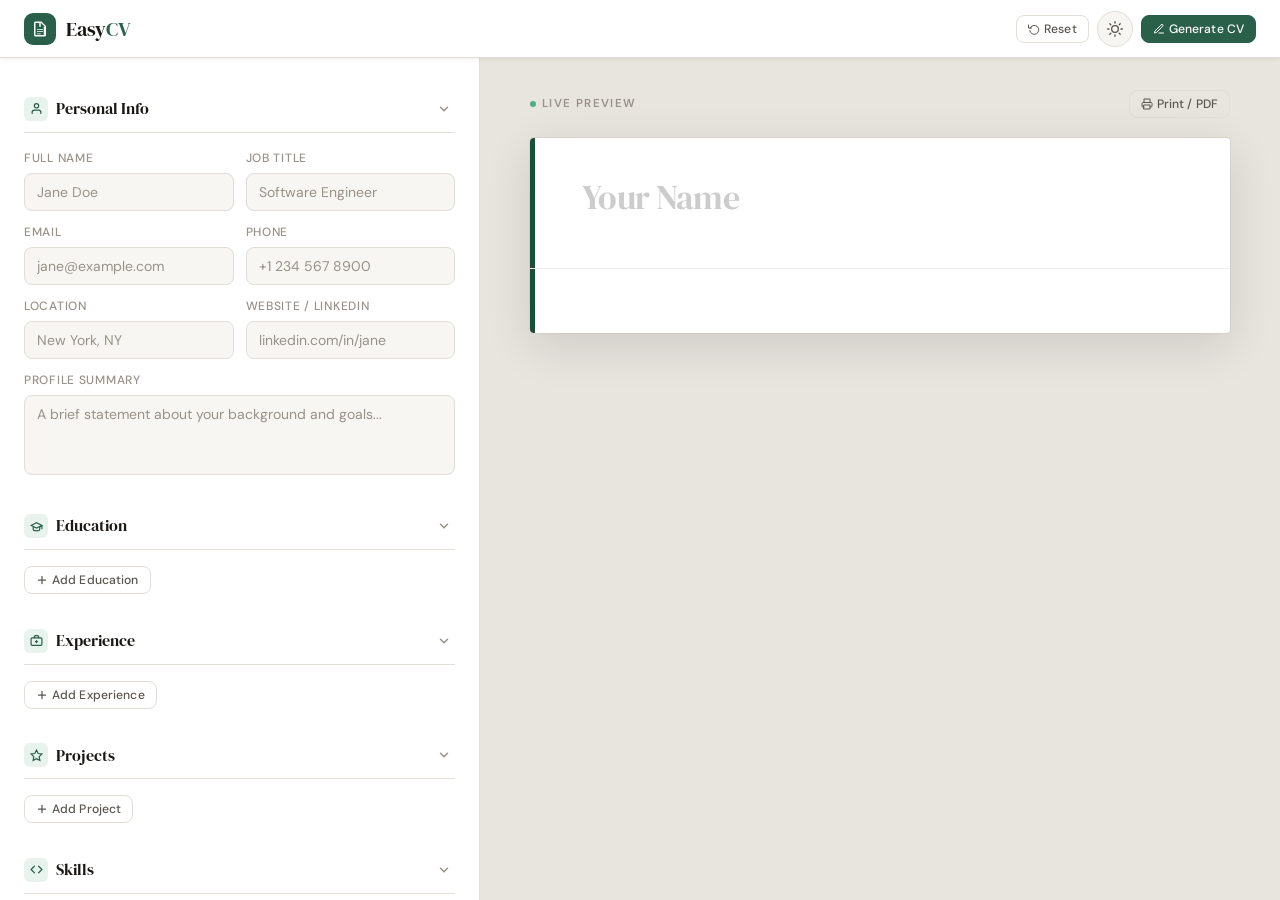
<file: easycv.html>
<!DOCTYPE html>
<html lang="en" data-theme="light">
<head>
<meta charset="UTF-8">
<meta name="viewport" content="width=device-width, initial-scale=1.0">
<title>Easy CV — Resume Builder</title>
<link href="https://fonts.googleapis.com/css2?family=DM+Serif+Display:ital@0;1&family=DM+Sans:ital,opsz,wght@0,9..40,300;0,9..40,400;0,9..40,500;0,9..40,600;1,9..40,300&display=swap" rel="stylesheet">

<!-- ============================================================
     EASY CV — Single-file Resume Builder
     Sections: Variables → Reset → Layout → Form → Preview → 
               Modal → Dark Mode → Print → Animations
     ============================================================ -->

<style>
/* ══════════════════════════════════════════════
   1. DESIGN TOKENS
══════════════════════════════════════════════ */
:root {
  /* Light theme */
  --bg:          #f0eeea;
  --bg2:         #e8e5df;
  --surface:     #ffffff;
  --surface2:    #f7f6f3;
  --border:      #e2ddd6;
  --border2:     #d0cbc2;
  --text:        #1a1714;
  --text2:       #5a554e;
  --text3:       #9a9188;
  --accent:      #2a6049;
  --accent-light:#e8f3ee;
  --accent-mid:  #c3ddd2;
  --danger:      #c0392b;
  --danger-light:#fdecea;
  --shadow-sm:   0 1px 4px rgba(0,0,0,0.07);
  --shadow-md:   0 4px 20px rgba(0,0,0,0.09);
  --shadow-lg:   0 12px 48px rgba(0,0,0,0.12);
  --radius:      12px;
  --radius-sm:   8px;
  --radius-lg:   18px;
  --font-body:   'DM Sans', system-ui, sans-serif;
  --font-display:'DM Serif Display', Georgia, serif;
  --transition:  0.2s cubic-bezier(0.4,0,0.2,1);

  /* CV accent colour (applied in preview) */
  --cv-accent:   #1d4e3a;
  --cv-accent2:  #2a6049;
}

[data-theme="dark"] {
  --bg:          #131210;
  --bg2:         #1a1916;
  --surface:     #201f1c;
  --surface2:    #2a2925;
  --border:      #363330;
  --border2:     #443f3a;
  --text:        #f0ece6;
  --text2:       #a09890;
  --text3:       #6a625a;
  --accent:      #4caf82;
  --accent-light:#1a2e23;
  --accent-mid:  #2a4a38;
  --shadow-sm:   0 1px 4px rgba(0,0,0,0.3);
  --shadow-md:   0 4px 20px rgba(0,0,0,0.4);
  --shadow-lg:   0 12px 48px rgba(0,0,0,0.5);
}

/* ══════════════════════════════════════════════
   2. RESET & BASE
══════════════════════════════════════════════ */
*, *::before, *::after { box-sizing: border-box; margin: 0; padding: 0; }

html { font-size: 16px; scroll-behavior: smooth; }

body {
  font-family: var(--font-body);
  background: var(--bg);
  color: var(--text);
  line-height: 1.6;
  min-height: 100vh;
  transition: background var(--transition), color var(--transition);
  -webkit-font-smoothing: antialiased;
}

input, textarea, select, button {
  font-family: inherit;
  font-size: inherit;
  color: inherit;
}

/* ══════════════════════════════════════════════
   3. SCROLLBAR
══════════════════════════════════════════════ */
::-webkit-scrollbar { width: 6px; height: 6px; }
::-webkit-scrollbar-track { background: transparent; }
::-webkit-scrollbar-thumb { background: var(--border2); border-radius: 99px; }
::-webkit-scrollbar-thumb:hover { background: var(--text3); }

/* ══════════════════════════════════════════════
   4. HEADER / TOPBAR
══════════════════════════════════════════════ */
.topbar {
  position: sticky; top: 0; z-index: 100;
  display: flex; align-items: center; justify-content: space-between;
  padding: 0 24px;
  height: 58px;
  background: var(--surface);
  border-bottom: 1px solid var(--border);
  box-shadow: var(--shadow-sm);
  transition: background var(--transition), border-color var(--transition);
}

.topbar-brand {
  display: flex; align-items: center; gap: 10px;
}
.brand-mark {
  width: 32px; height: 32px;
  background: var(--accent);
  border-radius: 9px;
  display: flex; align-items: center; justify-content: center;
  flex-shrink: 0;
}
.brand-mark svg { width: 18px; height: 18px; fill: white; }
.brand-name {
  font-family: var(--font-display);
  font-size: 1.25rem;
  color: var(--text);
  letter-spacing: -0.01em;
}
.brand-name span { color: var(--accent); }

.topbar-actions {
  display: flex; align-items: center; gap: 8px;
}

/* ── Buttons ── */
.btn {
  display: inline-flex; align-items: center; gap: 6px;
  padding: 7px 16px;
  border-radius: var(--radius-sm);
  border: 1px solid transparent;
  font-size: 0.82rem; font-weight: 500;
  cursor: pointer;
  transition: all var(--transition);
  white-space: nowrap;
  letter-spacing: 0.01em;
  text-decoration: none;
}
.btn svg { width: 14px; height: 14px; flex-shrink: 0; }
.btn:active { transform: scale(0.97); }

.btn-ghost {
  background: transparent;
  border-color: var(--border);
  color: var(--text2);
}
.btn-ghost:hover {
  background: var(--surface2);
  border-color: var(--border2);
  color: var(--text);
}

.btn-primary {
  background: var(--accent);
  color: white;
  border-color: var(--accent);
}
.btn-primary:hover {
  filter: brightness(1.1);
  box-shadow: 0 4px 16px rgba(42,96,73,0.3);
}

.btn-danger {
  background: var(--danger-light);
  color: var(--danger);
  border-color: transparent;
}
.btn-danger:hover {
  background: var(--danger);
  color: white;
}

.btn-sm {
  padding: 5px 11px;
  font-size: 0.76rem;
  gap: 4px;
}
.btn-sm svg { width: 12px; height: 12px; }

/* Theme toggle */
.theme-toggle {
  width: 36px; height: 36px; padding: 0;
  display: flex; align-items: center; justify-content: center;
  border-radius: 50%;
  background: var(--surface2);
  border: 1px solid var(--border);
  cursor: pointer;
  transition: all var(--transition);
  color: var(--text2);
}
.theme-toggle:hover { background: var(--accent-light); color: var(--accent); border-color: var(--accent-mid); }
.theme-toggle svg { width: 16px; height: 16px; }

/* ══════════════════════════════════════════════
   5. MAIN LAYOUT — SPLIT PANE
══════════════════════════════════════════════ */
.app-body {
  display: grid;
  grid-template-columns: 480px 1fr;
  height: calc(100vh - 58px);
  overflow: hidden;
}

/* Form panel */
.form-panel {
  overflow-y: auto;
  background: var(--surface);
  border-right: 1px solid var(--border);
  transition: background var(--transition), border-color var(--transition);
}

/* Preview panel */
.preview-panel {
  overflow-y: auto;
  background: var(--bg2);
  display: flex;
  flex-direction: column;
  align-items: center;
  padding: 32px 24px;
  transition: background var(--transition);
}

/* ══════════════════════════════════════════════
   6. FORM STYLES
══════════════════════════════════════════════ */
.form-inner { padding: 24px; display: flex; flex-direction: column; gap: 0; }

/* Section headers */
.form-section {
  margin-bottom: 4px;
  animation: fadeSlideIn 0.3s ease both;
}

.section-header {
  display: flex; align-items: center; justify-content: space-between;
  padding: 14px 0 10px;
  border-bottom: 1px solid var(--border);
  margin-bottom: 16px;
  cursor: pointer;
  user-select: none;
}
.section-header:hover .section-title { color: var(--accent); }

.section-title {
  font-family: var(--font-display);
  font-size: 1rem;
  font-weight: 400;
  color: var(--text);
  display: flex; align-items: center; gap: 8px;
  transition: color var(--transition);
}
.section-title .section-icon {
  width: 24px; height: 24px;
  background: var(--accent-light);
  border-radius: 6px;
  display: flex; align-items: center; justify-content: center;
  flex-shrink: 0;
}
.section-title .section-icon svg { width: 13px; height: 13px; color: var(--accent); }

.section-toggle {
  width: 22px; height: 22px;
  display: flex; align-items: center; justify-content: center;
  border-radius: 6px;
  color: var(--text3);
  transition: transform var(--transition), color var(--transition);
  flex-shrink: 0;
}
.section-header.collapsed .section-toggle { transform: rotate(-90deg); }
.section-header.collapsed + .section-body { display: none; }

.section-body { padding-bottom: 8px; }

/* Field groups */
.field-row {
  display: grid;
  grid-template-columns: 1fr 1fr;
  gap: 12px;
  margin-bottom: 12px;
}
.field-row.single { grid-template-columns: 1fr; }
.field-row.triple { grid-template-columns: 1fr 1fr 1fr; }

.field-group {
  display: flex; flex-direction: column; gap: 5px;
}

.field-label {
  font-size: 0.75rem;
  font-weight: 500;
  color: var(--text3);
  text-transform: uppercase;
  letter-spacing: 0.06em;
}

.field-input {
  width: 100%;
  padding: 9px 12px;
  background: var(--surface2);
  border: 1px solid var(--border);
  border-radius: var(--radius-sm);
  color: var(--text);
  font-size: 0.875rem;
  outline: none;
  transition: border-color var(--transition), box-shadow var(--transition), background var(--transition);
  resize: none;
}
.field-input:focus {
  border-color: var(--accent);
  box-shadow: 0 0 0 3px var(--accent-light);
  background: var(--surface);
}
.field-input::placeholder { color: var(--text3); }

textarea.field-input { min-height: 80px; }

/* ── Dynamic entries (education / experience / projects) ── */
.dynamic-entry {
  background: var(--surface2);
  border: 1px solid var(--border);
  border-radius: var(--radius);
  padding: 14px;
  margin-bottom: 10px;
  position: relative;
  transition: border-color var(--transition), box-shadow var(--transition);
  animation: fadeSlideIn 0.25s ease both;
}
.dynamic-entry:hover { border-color: var(--border2); }

.entry-header {
  display: flex; align-items: center; justify-content: space-between;
  margin-bottom: 12px;
}
.entry-number {
  font-size: 0.7rem; font-weight: 600; letter-spacing: 0.1em;
  text-transform: uppercase; color: var(--text3);
}
.entry-remove {
  width: 24px; height: 24px; padding: 0;
  display: flex; align-items: center; justify-content: center;
  background: transparent;
  border: none;
  border-radius: 6px;
  color: var(--text3);
  cursor: pointer;
  transition: all var(--transition);
}
.entry-remove:hover { background: var(--danger-light); color: var(--danger); }
.entry-remove svg { width: 13px; height: 13px; }

.add-btn-wrap {
  display: flex; justify-content: flex-start;
  margin-bottom: 8px;
}

/* ── Skills ── */
.skills-input-wrap {
  display: flex; gap: 8px; margin-bottom: 10px;
}
.skills-bag {
  display: flex; flex-wrap: wrap; gap: 7px;
  min-height: 36px;
}
.skill-tag {
  display: inline-flex; align-items: center; gap: 5px;
  padding: 4px 10px;
  background: var(--accent-light);
  border: 1px solid var(--accent-mid);
  border-radius: 999px;
  font-size: 0.78rem; font-weight: 500;
  color: var(--accent);
  animation: popIn 0.2s cubic-bezier(0.34,1.56,0.64,1) both;
  cursor: default;
}
.skill-tag button {
  width: 14px; height: 14px; padding: 0;
  background: transparent; border: none;
  color: var(--accent); cursor: pointer;
  display: flex; align-items: center; justify-content: center;
  border-radius: 50%;
  opacity: 0.7;
  transition: opacity var(--transition), background var(--transition);
  font-size: 14px; line-height: 1;
}
.skill-tag button:hover { opacity: 1; background: var(--accent); color: white; }

/* ══════════════════════════════════════════════
   7. LIVE PREVIEW
══════════════════════════════════════════════ */
.preview-toolbar {
  width: 100%; max-width: 700px;
  display: flex; align-items: center; justify-content: space-between;
  margin-bottom: 20px;
  gap: 8px;
  flex-wrap: wrap;
}
.preview-label {
  font-size: 0.72rem; font-weight: 600;
  letter-spacing: 0.12em; text-transform: uppercase;
  color: var(--text3);
  display: flex; align-items: center; gap: 6px;
}
.preview-label::before {
  content: '';
  width: 6px; height: 6px; border-radius: 50%;
  background: #4caf82;
  animation: pulse 2s ease infinite;
}
@keyframes pulse {
  0%,100% { box-shadow: 0 0 0 0 rgba(76,175,130,0.4); }
  50%      { box-shadow: 0 0 0 6px rgba(76,175,130,0); }
}

/* ── CV Paper ── */
.cv-paper {
  width: 100%; max-width: 700px;
  background: #fff;
  border-radius: 4px;
  box-shadow: var(--shadow-lg), 0 0 0 1px rgba(0,0,0,0.04);
  overflow: hidden;
  font-family: 'DM Sans', Georgia, sans-serif;
  color: #1a1714;
  position: relative;
  transition: box-shadow var(--transition);
}

/* CV accent sidebar */
.cv-sidebar-accent {
  position: absolute;
  left: 0; top: 0; bottom: 0;
  width: 5px;
  background: var(--cv-accent);
}

.cv-header {
  padding: 40px 44px 28px 52px;
  border-bottom: 1px solid #eee;
  position: relative;
}

.cv-name {
  font-family: 'DM Serif Display', Georgia, serif;
  font-size: 2.1rem;
  color: var(--cv-accent);
  line-height: 1.15;
  margin-bottom: 6px;
  letter-spacing: -0.02em;
  transition: color 0.3s;
  min-height: 1.2em;
}
.cv-name.empty::after {
  content: 'Your Name';
  color: #ccc;
}

.cv-contact-row {
  display: flex; flex-wrap: wrap; gap: 4px 18px;
  font-size: 0.8rem;
  color: #555;
  margin-bottom: 16px;
}
.cv-contact-item {
  display: inline-flex; align-items: center; gap: 5px;
}
.cv-contact-item svg { width: 11px; height: 11px; color: var(--cv-accent2); flex-shrink: 0; }

.cv-summary {
  font-size: 0.875rem;
  color: #3a3a3a;
  line-height: 1.75;
  font-style: italic;
  border-left: 3px solid var(--cv-accent);
  padding-left: 12px;
  margin-top: 4px;
}

.cv-body { padding: 28px 44px 36px 52px; }

.cv-section { margin-bottom: 26px; }
.cv-section:last-child { margin-bottom: 0; }

.cv-section-title {
  font-size: 0.65rem;
  font-weight: 700;
  letter-spacing: 0.18em;
  text-transform: uppercase;
  color: var(--cv-accent);
  padding-bottom: 7px;
  border-bottom: 2px solid var(--cv-accent);
  margin-bottom: 16px;
}

.cv-entry { margin-bottom: 16px; }
.cv-entry:last-child { margin-bottom: 0; }

.cv-entry-top {
  display: flex; align-items: flex-start; justify-content: space-between;
  gap: 12px; margin-bottom: 2px;
}
.cv-entry-title {
  font-weight: 600; font-size: 0.9rem; color: #1a1714;
}
.cv-entry-date {
  font-size: 0.75rem; color: #888; white-space: nowrap; flex-shrink: 0;
  font-style: italic;
}
.cv-entry-sub {
  font-size: 0.82rem; color: var(--cv-accent2); font-weight: 500;
  margin-bottom: 4px;
}
.cv-entry-desc {
  font-size: 0.82rem; color: #444; line-height: 1.65;
}

.cv-skills-wrap {
  display: flex; flex-wrap: wrap; gap: 7px;
}
.cv-skill-badge {
  padding: 3px 12px;
  background: #f0f7f3;
  border: 1px solid #c3ddd2;
  border-radius: 999px;
  font-size: 0.76rem;
  color: var(--cv-accent);
  font-weight: 500;
}

/* Empty state for sections */
.cv-empty-msg {
  font-size: 0.78rem; color: #bbb; font-style: italic;
  padding: 6px 0;
}

/* ══════════════════════════════════════════════
   8. MODAL — Generate / Export
══════════════════════════════════════════════ */
.modal-overlay {
  position: fixed; inset: 0; z-index: 1000;
  background: rgba(0,0,0,0.55);
  backdrop-filter: blur(6px);
  display: flex; align-items: center; justify-content: center;
  padding: 20px;
  opacity: 0; pointer-events: none;
  transition: opacity 0.25s ease;
}
.modal-overlay.open { opacity: 1; pointer-events: all; }

.modal-box {
  background: var(--surface);
  border: 1px solid var(--border);
  border-radius: var(--radius-lg);
  box-shadow: var(--shadow-lg);
  width: 100%; max-width: 680px;
  max-height: 90vh;
  overflow: hidden;
  display: flex; flex-direction: column;
  transform: translateY(20px) scale(0.97);
  transition: transform 0.3s cubic-bezier(0.34,1.56,0.64,1);
}
.modal-overlay.open .modal-box { transform: none; }

.modal-header {
  display: flex; align-items: center; justify-content: space-between;
  padding: 20px 24px 16px;
  border-bottom: 1px solid var(--border);
  flex-shrink: 0;
}
.modal-title {
  font-family: var(--font-display);
  font-size: 1.1rem; color: var(--text);
}
.modal-close {
  width: 32px; height: 32px; padding: 0;
  display: flex; align-items: center; justify-content: center;
  background: var(--surface2); border: 1px solid var(--border);
  border-radius: 8px; cursor: pointer; color: var(--text2);
  transition: all var(--transition);
}
.modal-close:hover { background: var(--danger-light); color: var(--danger); border-color: transparent; }

.modal-body {
  overflow-y: auto; padding: 20px 24px;
  display: flex; flex-direction: column; gap: 16px;
}

.export-actions {
  display: flex; gap: 10px; flex-wrap: wrap;
}

.export-tab-row {
  display: flex; gap: 0;
  border: 1px solid var(--border);
  border-radius: var(--radius-sm);
  overflow: hidden;
  margin-bottom: 4px;
}
.export-tab {
  padding: 8px 18px;
  font-size: 0.8rem; font-weight: 500;
  background: var(--surface2);
  border: none; cursor: pointer; color: var(--text2);
  transition: all var(--transition);
  border-right: 1px solid var(--border);
}
.export-tab:last-child { border-right: none; }
.export-tab.active { background: var(--accent); color: white; }
.export-tab:hover:not(.active) { background: var(--surface); color: var(--text); }

.code-block {
  background: #1a1916;
  border-radius: var(--radius-sm);
  padding: 14px;
  position: relative;
  overflow: hidden;
}
.code-block pre {
  font-family: 'JetBrains Mono', 'Fira Code', monospace;
  font-size: 0.72rem;
  color: #e0d8cc;
  white-space: pre-wrap;
  word-break: break-all;
  max-height: 260px;
  overflow-y: auto;
  line-height: 1.7;
}
.code-copy-btn {
  position: absolute; top: 10px; right: 10px;
}

.modal-footer {
  padding: 16px 24px;
  border-top: 1px solid var(--border);
  display: flex; justify-content: space-between; align-items: center;
  gap: 10px; flex-shrink: 0;
}

/* ══════════════════════════════════════════════
   9. TOAST NOTIFICATION
══════════════════════════════════════════════ */
.toast-container {
  position: fixed; bottom: 24px; right: 24px; z-index: 2000;
  display: flex; flex-direction: column; gap: 8px;
  pointer-events: none;
}
.toast {
  background: var(--surface);
  border: 1px solid var(--border);
  border-radius: var(--radius);
  padding: 11px 16px;
  font-size: 0.82rem; font-weight: 500;
  color: var(--text);
  box-shadow: var(--shadow-md);
  display: flex; align-items: center; gap: 8px;
  animation: toastIn 0.3s cubic-bezier(0.34,1.56,0.64,1) both;
  max-width: 280px;
}
.toast.success { border-left: 3px solid #4caf82; }
.toast.error   { border-left: 3px solid var(--danger); }
.toast svg { width: 15px; height: 15px; flex-shrink: 0; }
.toast.success svg { color: #4caf82; }
.toast.error   svg { color: var(--danger); }

@keyframes toastIn {
  from { opacity:0; transform: translateX(20px) scale(0.95); }
  to   { opacity:1; transform: none; }
}
@keyframes toastOut {
  to   { opacity:0; transform: translateX(20px) scale(0.95); }
}

/* ══════════════════════════════════════════════
   10. ANIMATIONS
══════════════════════════════════════════════ */
@keyframes fadeSlideIn {
  from { opacity:0; transform: translateY(8px); }
  to   { opacity:1; transform: none; }
}
@keyframes popIn {
  from { opacity:0; transform: scale(0.7); }
  to   { opacity:1; transform: scale(1); }
}

/* ══════════════════════════════════════════════
   11. RESPONSIVE — MOBILE
══════════════════════════════════════════════ */
@media (max-width: 900px) {
  .app-body {
    grid-template-columns: 1fr;
    grid-template-rows: auto 1fr;
    height: auto;
    overflow: visible;
  }
  .form-panel { border-right: none; border-bottom: 1px solid var(--border); overflow: visible; }
  .preview-panel { padding: 20px 12px 40px; }
  .cv-header { padding: 28px 24px 20px 32px; }
  .cv-body   { padding: 20px 24px 28px 32px; }
  .cv-name   { font-size: 1.6rem; }
  .btn-hide-mobile { display: none; }
  .topbar-actions { gap: 6px; }
  .brand-name { font-size: 1rem; }
}

@media (max-width: 600px) {
  .form-inner { padding: 16px; }
  .field-row { grid-template-columns: 1fr; }
  .field-row.triple { grid-template-columns: 1fr; }
  .preview-toolbar { flex-direction: column; align-items: flex-start; }
  .modal-box { max-height: 95vh; }
}

/* ══════════════════════════════════════════════
   12. PRINT STYLES
══════════════════════════════════════════════ */
@media print {
  body * { visibility: hidden; }
  .cv-paper, .cv-paper * { visibility: visible; }
  .cv-paper {
    position: fixed; inset: 0;
    width: 100%; max-width: none;
    box-shadow: none;
    border-radius: 0;
    font-size: 10pt;
  }
  @page { margin: 0; size: A4; }
}

/* ══════════════════════════════════════════════
   13. MISC UTILITY
══════════════════════════════════════════════ */
.divider {
  height: 1px; background: var(--border);
  margin: 8px 0 20px;
}
.text-muted { color: var(--text3); font-size: 0.8rem; }
.flex { display: flex; }
.gap-8 { gap: 8px; }
.ml-auto { margin-left: auto; }

.hidden { display: none !important; }
</style>
</head>

<body>

<!-- ══════════════════════════════════════════
     TOPBAR
══════════════════════════════════════════ -->
<header class="topbar">
  <div class="topbar-brand">
    <div class="brand-mark">
      <!-- CV / Document icon -->
      <svg viewBox="0 0 24 24" xmlns="http://www.w3.org/2000/svg">
        <path d="M14 2H6a2 2 0 0 0-2 2v16a2 2 0 0 0 2 2h12a2 2 0 0 0 2-2V8l-6-6zm-1 1.5L18.5 9H13V3.5zM6 4h5v5h6v11H6V4zm2 8h8v1H8v-1zm0 3h8v1H8v-1zm0 3h5v1H8v-1z"/>
      </svg>
    </div>
    <span class="brand-name">Easy<span>CV</span></span>
  </div>

  <div class="topbar-actions">
    <button class="btn btn-ghost btn-sm btn-hide-mobile" id="btnReset" title="Reset all fields">
      <svg viewBox="0 0 24 24" fill="none" stroke="currentColor" stroke-width="2" stroke-linecap="round" stroke-linejoin="round"><polyline points="1 4 1 10 7 10"/><path d="M3.51 15a9 9 0 1 0 .49-4.5"/></svg>
      Reset
    </button>
    <button class="theme-toggle" id="btnTheme" title="Toggle dark mode">
      <!-- Sun icon -->
      <svg id="iconSun" viewBox="0 0 24 24" fill="none" stroke="currentColor" stroke-width="2" stroke-linecap="round"><circle cx="12" cy="12" r="5"/><line x1="12" y1="1" x2="12" y2="3"/><line x1="12" y1="21" x2="12" y2="23"/><line x1="4.22" y1="4.22" x2="5.64" y2="5.64"/><line x1="18.36" y1="18.36" x2="19.78" y2="19.78"/><line x1="1" y1="12" x2="3" y2="12"/><line x1="21" y1="12" x2="23" y2="12"/><line x1="4.22" y1="19.78" x2="5.64" y2="18.36"/><line x1="18.36" y1="5.64" x2="19.78" y2="4.22"/></svg>
      <!-- Moon icon -->
      <svg id="iconMoon" viewBox="0 0 24 24" fill="none" stroke="currentColor" stroke-width="2" stroke-linecap="round" class="hidden"><path d="M21 12.79A9 9 0 1 1 11.21 3 7 7 0 0 0 21 12.79z"/></svg>
    </button>
    <button class="btn btn-primary btn-sm" id="btnGenerate">
      <svg viewBox="0 0 24 24" fill="none" stroke="currentColor" stroke-width="2" stroke-linecap="round" stroke-linejoin="round"><path d="M12 20h9"/><path d="M16.5 3.5a2.121 2.121 0 0 1 3 3L7 19l-4 1 1-4L16.5 3.5z"/></svg>
      Generate CV
    </button>
  </div>
</header>

<!-- ══════════════════════════════════════════
     MAIN SPLIT LAYOUT
══════════════════════════════════════════ -->
<div class="app-body">

  <!-- ── LEFT: FORM PANEL ── -->
  <aside class="form-panel">
    <div class="form-inner">

      <!-- PERSONAL INFO -->
      <div class="form-section">
        <div class="section-header" data-section="personal">
          <div class="section-title">
            <span class="section-icon">
              <svg viewBox="0 0 24 24" fill="none" stroke="currentColor" stroke-width="2.2" stroke-linecap="round"><path d="M20 21v-2a4 4 0 0 0-4-4H8a4 4 0 0 0-4 4v2"/><circle cx="12" cy="7" r="4"/></svg>
            </span>
            Personal Info
          </div>
          <span class="section-toggle">
            <svg viewBox="0 0 24 24" fill="none" stroke="currentColor" stroke-width="2.5" stroke-linecap="round" stroke-linejoin="round" width="14" height="14"><polyline points="6 9 12 15 18 9"/></svg>
          </span>
        </div>
        <div class="section-body" id="body-personal">
          <div class="field-row">
            <div class="field-group">
              <label class="field-label">Full Name</label>
              <input class="field-input" type="text" id="f-name" placeholder="Jane Doe" autocomplete="off">
            </div>
            <div class="field-group">
              <label class="field-label">Job Title</label>
              <input class="field-input" type="text" id="f-title" placeholder="Software Engineer" autocomplete="off">
            </div>
          </div>
          <div class="field-row">
            <div class="field-group">
              <label class="field-label">Email</label>
              <input class="field-input" type="email" id="f-email" placeholder="jane@example.com" autocomplete="off">
            </div>
            <div class="field-group">
              <label class="field-label">Phone</label>
              <input class="field-input" type="text" id="f-phone" placeholder="+1 234 567 8900" autocomplete="off">
            </div>
          </div>
          <div class="field-row">
            <div class="field-group">
              <label class="field-label">Location</label>
              <input class="field-input" type="text" id="f-location" placeholder="New York, NY" autocomplete="off">
            </div>
            <div class="field-group">
              <label class="field-label">Website / LinkedIn</label>
              <input class="field-input" type="text" id="f-website" placeholder="linkedin.com/in/jane" autocomplete="off">
            </div>
          </div>
          <div class="field-row single">
            <div class="field-group">
              <label class="field-label">Profile Summary</label>
              <textarea class="field-input" id="f-summary" placeholder="A brief statement about your background and goals..."></textarea>
            </div>
          </div>
        </div>
      </div>

      <!-- EDUCATION -->
      <div class="form-section">
        <div class="section-header" data-section="education">
          <div class="section-title">
            <span class="section-icon">
              <svg viewBox="0 0 24 24" fill="none" stroke="currentColor" stroke-width="2.2" stroke-linecap="round"><path d="M22 10v6M2 10l10-5 10 5-10 5z"/><path d="M6 12v5c0 1.66 3.13 3 6 3s6-1.34 6-3v-5"/></svg>
            </span>
            Education
          </div>
          <span class="section-toggle">
            <svg viewBox="0 0 24 24" fill="none" stroke="currentColor" stroke-width="2.5" stroke-linecap="round" stroke-linejoin="round" width="14" height="14"><polyline points="6 9 12 15 18 9"/></svg>
          </span>
        </div>
        <div class="section-body" id="body-education">
          <div id="education-list"></div>
          <div class="add-btn-wrap">
            <button class="btn btn-ghost btn-sm" id="addEducation">
              <svg viewBox="0 0 24 24" fill="none" stroke="currentColor" stroke-width="2.5" stroke-linecap="round"><line x1="12" y1="5" x2="12" y2="19"/><line x1="5" y1="12" x2="19" y2="12"/></svg>
              Add Education
            </button>
          </div>
        </div>
      </div>

      <!-- EXPERIENCE -->
      <div class="form-section">
        <div class="section-header" data-section="experience">
          <div class="section-title">
            <span class="section-icon">
              <svg viewBox="0 0 24 24" fill="none" stroke="currentColor" stroke-width="2.2" stroke-linecap="round"><rect x="2" y="7" width="20" height="14" rx="2"/><path d="M16 7V5a2 2 0 0 0-2-2h-4a2 2 0 0 0-2 2v2"/><line x1="12" y1="12" x2="12" y2="16"/><line x1="10" y1="14" x2="14" y2="14"/></svg>
            </span>
            Experience
          </div>
          <span class="section-toggle">
            <svg viewBox="0 0 24 24" fill="none" stroke="currentColor" stroke-width="2.5" stroke-linecap="round" stroke-linejoin="round" width="14" height="14"><polyline points="6 9 12 15 18 9"/></svg>
          </span>
        </div>
        <div class="section-body" id="body-experience">
          <div id="experience-list"></div>
          <div class="add-btn-wrap">
            <button class="btn btn-ghost btn-sm" id="addExperience">
              <svg viewBox="0 0 24 24" fill="none" stroke="currentColor" stroke-width="2.5" stroke-linecap="round"><line x1="12" y1="5" x2="12" y2="19"/><line x1="5" y1="12" x2="19" y2="12"/></svg>
              Add Experience
            </button>
          </div>
        </div>
      </div>

      <!-- PROJECTS -->
      <div class="form-section">
        <div class="section-header" data-section="projects">
          <div class="section-title">
            <span class="section-icon">
              <svg viewBox="0 0 24 24" fill="none" stroke="currentColor" stroke-width="2.2" stroke-linecap="round"><polygon points="12 2 15.09 8.26 22 9.27 17 14.14 18.18 21.02 12 17.77 5.82 21.02 7 14.14 2 9.27 8.91 8.26 12 2"/></svg>
            </span>
            Projects
          </div>
          <span class="section-toggle">
            <svg viewBox="0 0 24 24" fill="none" stroke="currentColor" stroke-width="2.5" stroke-linecap="round" stroke-linejoin="round" width="14" height="14"><polyline points="6 9 12 15 18 9"/></svg>
          </span>
        </div>
        <div class="section-body" id="body-projects">
          <div id="projects-list"></div>
          <div class="add-btn-wrap">
            <button class="btn btn-ghost btn-sm" id="addProject">
              <svg viewBox="0 0 24 24" fill="none" stroke="currentColor" stroke-width="2.5" stroke-linecap="round"><line x1="12" y1="5" x2="12" y2="19"/><line x1="5" y1="12" x2="19" y2="12"/></svg>
              Add Project
            </button>
          </div>
        </div>
      </div>

      <!-- SKILLS -->
      <div class="form-section">
        <div class="section-header" data-section="skills">
          <div class="section-title">
            <span class="section-icon">
              <svg viewBox="0 0 24 24" fill="none" stroke="currentColor" stroke-width="2.2" stroke-linecap="round"><polyline points="16 18 22 12 16 6"/><polyline points="8 6 2 12 8 18"/></svg>
            </span>
            Skills
          </div>
          <span class="section-toggle">
            <svg viewBox="0 0 24 24" fill="none" stroke="currentColor" stroke-width="2.5" stroke-linecap="round" stroke-linejoin="round" width="14" height="14"><polyline points="6 9 12 15 18 9"/></svg>
          </span>
        </div>
        <div class="section-body" id="body-skills">
          <div class="skills-input-wrap">
            <input class="field-input" type="text" id="skill-input" placeholder="Type a skill and press Enter…" style="flex:1;">
          </div>
          <div class="skills-bag" id="skills-bag"></div>
        </div>
      </div>

    </div><!-- /form-inner -->
  </aside>

  <!-- ── RIGHT: PREVIEW PANEL ── -->
  <main class="preview-panel">
    <div class="preview-toolbar">
      <span class="preview-label">Live Preview</span>
      <div class="flex gap-8">
        <button class="btn btn-ghost btn-sm" id="btnPrint" title="Download as PDF">
          <svg viewBox="0 0 24 24" fill="none" stroke="currentColor" stroke-width="2" stroke-linecap="round" stroke-linejoin="round"><polyline points="6 9 6 2 18 2 18 9"/><path d="M6 18H4a2 2 0 0 1-2-2v-5a2 2 0 0 1 2-2h16a2 2 0 0 1 2 2v5a2 2 0 0 1-2 2h-2"/><rect x="6" y="14" width="12" height="8"/></svg>
          Print / PDF
        </button>
      </div>
    </div>

    <!-- THE LIVE CV PAPER -->
    <div class="cv-paper" id="cvPaper">
      <div class="cv-sidebar-accent"></div>

      <!-- Header / Personal -->
      <div class="cv-header">
        <div class="cv-name empty" id="cv-name"></div>
        <div style="font-size:0.85rem;color:#777;font-style:italic;margin-bottom:10px;min-height:1.2em;" id="cv-title"></div>
        <div class="cv-contact-row" id="cv-contact"></div>
        <div class="cv-summary" id="cv-summary" style="display:none;"></div>
      </div>

      <!-- Body -->
      <div class="cv-body">
        <!-- Education -->
        <div class="cv-section" id="cv-sec-education" style="display:none;">
          <div class="cv-section-title">Education</div>
          <div id="cv-education"></div>
        </div>

        <!-- Experience -->
        <div class="cv-section" id="cv-sec-experience" style="display:none;">
          <div class="cv-section-title">Experience</div>
          <div id="cv-experience"></div>
        </div>

        <!-- Projects -->
        <div class="cv-section" id="cv-sec-projects" style="display:none;">
          <div class="cv-section-title">Projects</div>
          <div id="cv-projects"></div>
        </div>

        <!-- Skills -->
        <div class="cv-section" id="cv-sec-skills" style="display:none;">
          <div class="cv-section-title">Skills</div>
          <div class="cv-skills-wrap" id="cv-skills"></div>
        </div>
      </div>
    </div>
  </main>

</div><!-- /app-body -->

<!-- ══════════════════════════════════════════
     GENERATE / EXPORT MODAL
══════════════════════════════════════════ -->
<div class="modal-overlay" id="modal">
  <div class="modal-box">
    <div class="modal-header">
      <span class="modal-title">Generate &amp; Export CV</span>
      <button class="modal-close" id="modalClose">
        <svg viewBox="0 0 24 24" fill="none" stroke="currentColor" stroke-width="2.5" stroke-linecap="round" width="14" height="14"><line x1="18" y1="6" x2="6" y2="18"/><line x1="6" y1="6" x2="18" y2="18"/></svg>
      </button>
    </div>
    <div class="modal-body">
      <p class="text-muted">Your resume is ready. Download as PDF via the print dialog, or copy the code blocks below to use anywhere.</p>

      <div class="export-actions">
        <button class="btn btn-primary btn-sm" id="btnModalPrint">
          <svg viewBox="0 0 24 24" fill="none" stroke="currentColor" stroke-width="2" stroke-linecap="round" stroke-linejoin="round" width="13" height="13"><polyline points="6 9 6 2 18 2 18 9"/><path d="M6 18H4a2 2 0 0 1-2-2v-5a2 2 0 0 1 2-2h16a2 2 0 0 1 2 2v5a2 2 0 0 1-2 2h-2"/><rect x="6" y="14" width="12" height="8"/></svg>
          Download PDF
        </button>
        <button class="btn btn-ghost btn-sm" id="btnCopyFull">
          <svg viewBox="0 0 24 24" fill="none" stroke="currentColor" stroke-width="2" stroke-linecap="round" width="13" height="13"><rect x="9" y="9" width="13" height="13" rx="2"/><path d="M5 15H4a2 2 0 0 1-2-2V4a2 2 0 0 1 2-2h9a2 2 0 0 1 2 2v1"/></svg>
          Copy Full HTML
        </button>
      </div>

      <div>
        <div class="export-tab-row">
          <button class="export-tab active" data-tab="html">HTML</button>
          <button class="export-tab" data-tab="css">CSS</button>
          <button class="export-tab" data-tab="js">JS Note</button>
        </div>
        <div class="code-block">
          <pre id="codeOutput"></pre>
          <button class="btn btn-ghost btn-sm code-copy-btn" id="btnCopyCode">
            <svg viewBox="0 0 24 24" fill="none" stroke="currentColor" stroke-width="2" stroke-linecap="round" width="12" height="12"><rect x="9" y="9" width="13" height="13" rx="2"/><path d="M5 15H4a2 2 0 0 1-2-2V4a2 2 0 0 1 2-2h9a2 2 0 0 1 2 2v1"/></svg>
            Copy
          </button>
        </div>
      </div>
    </div>
    <div class="modal-footer">
      <span class="text-muted">💡 Use Ctrl+P / Cmd+P to save as PDF directly</span>
      <button class="btn btn-ghost btn-sm" id="modalCloseFooter">Close</button>
    </div>
  </div>
</div>

<!-- ══════════════════════════════════════════
     TOAST CONTAINER
══════════════════════════════════════════ -->
<div class="toast-container" id="toastContainer"></div>

<!-- ══════════════════════════════════════════
     JAVASCRIPT
══════════════════════════════════════════ -->
<script>
/* ============================================================
   STATE — single source of truth
   ============================================================ */
const state = {
  personal: { name:'', title:'', email:'', phone:'', location:'', website:'', summary:'' },
  education: [],   // { school, degree, field, startDate, endDate, desc }
  experience: [],  // { company, role, startDate, endDate, location, desc }
  projects: [],    // { name, link, stack, desc }
  skills: [],      // [ 'React', 'Python', ... ]
  theme: 'light',
  exportTab: 'html'
};

let eduCounter = 0, expCounter = 0, projCounter = 0;

/* ============================================================
   UTILITY HELPERS
   ============================================================ */
const $ = id => document.getElementById(id);
const esc = s => String(s||'').replace(/&/g,'&amp;').replace(/</g,'&lt;').replace(/>/g,'&gt;').replace(/"/g,'&quot;');

function debounce(fn, delay=80) {
  let t;
  return (...args) => { clearTimeout(t); t = setTimeout(()=>fn(...args), delay); };
}

function showToast(msg, type='success') {
  const container = $('toastContainer');
  const icons = {
    success: `<svg viewBox="0 0 24 24" fill="none" stroke="currentColor" stroke-width="2.5" stroke-linecap="round"><polyline points="20 6 9 17 4 12"/></svg>`,
    error:   `<svg viewBox="0 0 24 24" fill="none" stroke="currentColor" stroke-width="2.5" stroke-linecap="round"><line x1="18" y1="6" x2="6" y2="18"/><line x1="6" y1="6" x2="18" y2="18"/></svg>`
  };
  const toast = document.createElement('div');
  toast.className = `toast ${type}`;
  toast.innerHTML = (icons[type]||'') + esc(msg);
  container.appendChild(toast);
  setTimeout(()=>{
    toast.style.animation='toastOut 0.3s ease forwards';
    setTimeout(()=>toast.remove(), 300);
  }, 2800);
}

/* ============================================================
   THEME TOGGLE
   ============================================================ */
function applyTheme(theme) {
  document.documentElement.setAttribute('data-theme', theme);
  $('iconSun').classList.toggle('hidden', theme==='dark');
  $('iconMoon').classList.toggle('hidden', theme==='light');
  state.theme = theme;
  localStorage.setItem('easycv-theme', theme);
}

$('btnTheme').addEventListener('click', ()=>{
  applyTheme(state.theme==='light' ? 'dark' : 'light');
});

/* ============================================================
   SECTION COLLAPSE
   ============================================================ */
document.querySelectorAll('.section-header').forEach(header => {
  header.addEventListener('click', ()=>{
    header.classList.toggle('collapsed');
  });
});

/* ============================================================
   PERSONAL FORM — real-time binding
   ============================================================ */
const personalFields = ['name','title','email','phone','location','website','summary'];

personalFields.forEach(key => {
  const el = $(`f-${key}`);
  if (!el) return;
  el.addEventListener('input', debounce(()=>{
    state.personal[key] = el.value.trim();
    updatePreview();
  }));
});

/* ============================================================
   DYNAMIC ENTRIES — Education / Experience / Projects
   ============================================================ */

/* ── EDUCATION ── */
function createEducationEntry() {
  eduCounter++;
  const id = eduCounter;
  const entry = { id, school:'', degree:'', field:'', startDate:'', endDate:'', desc:'' };
  state.education.push(entry);

  const el = document.createElement('div');
  el.className = 'dynamic-entry';
  el.dataset.id = id;
  el.innerHTML = `
    <div class="entry-header">
      <span class="entry-number">Education #${state.education.length}</span>
      <button class="entry-remove" title="Remove">
        <svg viewBox="0 0 24 24" fill="none" stroke="currentColor" stroke-width="2.5" stroke-linecap="round"><line x1="18" y1="6" x2="6" y2="18"/><line x1="6" y1="6" x2="18" y2="18"/></svg>
      </button>
    </div>
    <div class="field-row">
      <div class="field-group">
        <label class="field-label">Institution</label>
        <input class="field-input" data-key="school" placeholder="MIT" autocomplete="off">
      </div>
      <div class="field-group">
        <label class="field-label">Degree</label>
        <input class="field-input" data-key="degree" placeholder="B.Sc." autocomplete="off">
      </div>
    </div>
    <div class="field-row">
      <div class="field-group">
        <label class="field-label">Field of Study</label>
        <input class="field-input" data-key="field" placeholder="Computer Science" autocomplete="off">
      </div>
      <div class="field-group">
        <label class="field-label">Start – End</label>
        <div class="flex gap-8">
          <input class="field-input" data-key="startDate" placeholder="2018" autocomplete="off" style="min-width:0">
          <input class="field-input" data-key="endDate" placeholder="2022" autocomplete="off" style="min-width:0">
        </div>
      </div>
    </div>
    <div class="field-row single">
      <div class="field-group">
        <label class="field-label">Notes (optional)</label>
        <textarea class="field-input" data-key="desc" placeholder="GPA, honours, relevant coursework…" style="min-height:56px;"></textarea>
      </div>
    </div>
  `;

  // Remove handler
  el.querySelector('.entry-remove').addEventListener('click', ()=>{
    state.education = state.education.filter(e=>e.id!==id);
    el.remove();
    renumberEntries('education-list','Education');
    updatePreview();
  });

  // Live update handlers
  el.querySelectorAll('[data-key]').forEach(input=>{
    input.addEventListener('input', debounce(()=>{
      const e = state.education.find(e=>e.id===id);
      if (e) { e[input.dataset.key] = input.value; updatePreview(); }
    }));
  });

  $('education-list').appendChild(el);
  updatePreview();
}

/* ── EXPERIENCE ── */
function createExperienceEntry() {
  expCounter++;
  const id = expCounter;
  const entry = { id, company:'', role:'', startDate:'', endDate:'', location:'', desc:'' };
  state.experience.push(entry);

  const el = document.createElement('div');
  el.className = 'dynamic-entry';
  el.dataset.id = id;
  el.innerHTML = `
    <div class="entry-header">
      <span class="entry-number">Experience #${state.experience.length}</span>
      <button class="entry-remove" title="Remove">
        <svg viewBox="0 0 24 24" fill="none" stroke="currentColor" stroke-width="2.5" stroke-linecap="round"><line x1="18" y1="6" x2="6" y2="18"/><line x1="6" y1="6" x2="18" y2="18"/></svg>
      </button>
    </div>
    <div class="field-row">
      <div class="field-group">
        <label class="field-label">Company</label>
        <input class="field-input" data-key="company" placeholder="Acme Corp" autocomplete="off">
      </div>
      <div class="field-group">
        <label class="field-label">Role / Title</label>
        <input class="field-input" data-key="role" placeholder="Software Engineer" autocomplete="off">
      </div>
    </div>
    <div class="field-row">
      <div class="field-group">
        <label class="field-label">Start – End</label>
        <div class="flex gap-8">
          <input class="field-input" data-key="startDate" placeholder="Jan 2022" autocomplete="off" style="min-width:0">
          <input class="field-input" data-key="endDate" placeholder="Present" autocomplete="off" style="min-width:0">
        </div>
      </div>
      <div class="field-group">
        <label class="field-label">Location</label>
        <input class="field-input" data-key="location" placeholder="Remote" autocomplete="off">
      </div>
    </div>
    <div class="field-row single">
      <div class="field-group">
        <label class="field-label">Description</label>
        <textarea class="field-input" data-key="desc" placeholder="Key responsibilities and achievements…"></textarea>
      </div>
    </div>
  `;

  el.querySelector('.entry-remove').addEventListener('click', ()=>{
    state.experience = state.experience.filter(e=>e.id!==id);
    el.remove();
    renumberEntries('experience-list','Experience');
    updatePreview();
  });

  el.querySelectorAll('[data-key]').forEach(input=>{
    input.addEventListener('input', debounce(()=>{
      const e = state.experience.find(e=>e.id===id);
      if (e) { e[input.dataset.key] = input.value; updatePreview(); }
    }));
  });

  $('experience-list').appendChild(el);
  updatePreview();
}

/* ── PROJECTS ── */
function createProjectEntry() {
  projCounter++;
  const id = projCounter;
  const entry = { id, name:'', link:'', stack:'', desc:'' };
  state.projects.push(entry);

  const el = document.createElement('div');
  el.className = 'dynamic-entry';
  el.dataset.id = id;
  el.innerHTML = `
    <div class="entry-header">
      <span class="entry-number">Project #${state.projects.length}</span>
      <button class="entry-remove" title="Remove">
        <svg viewBox="0 0 24 24" fill="none" stroke="currentColor" stroke-width="2.5" stroke-linecap="round"><line x1="18" y1="6" x2="6" y2="18"/><line x1="6" y1="6" x2="18" y2="18"/></svg>
      </button>
    </div>
    <div class="field-row">
      <div class="field-group">
        <label class="field-label">Project Name</label>
        <input class="field-input" data-key="name" placeholder="My Awesome App" autocomplete="off">
      </div>
      <div class="field-group">
        <label class="field-label">Link (optional)</label>
        <input class="field-input" data-key="link" placeholder="github.com/jane/app" autocomplete="off">
      </div>
    </div>
    <div class="field-row single">
      <div class="field-group">
        <label class="field-label">Tech Stack</label>
        <input class="field-input" data-key="stack" placeholder="React, Node.js, PostgreSQL" autocomplete="off">
      </div>
    </div>
    <div class="field-row single">
      <div class="field-group">
        <label class="field-label">Description</label>
        <textarea class="field-input" data-key="desc" placeholder="What the project does, your role, impact…"></textarea>
      </div>
    </div>
  `;

  el.querySelector('.entry-remove').addEventListener('click', ()=>{
    state.projects = state.projects.filter(p=>p.id!==id);
    el.remove();
    renumberEntries('projects-list','Project');
    updatePreview();
  });

  el.querySelectorAll('[data-key]').forEach(input=>{
    input.addEventListener('input', debounce(()=>{
      const p = state.projects.find(p=>p.id===id);
      if (p) { p[input.dataset.key] = input.value; updatePreview(); }
    }));
  });

  $('projects-list').appendChild(el);
  updatePreview();
}

function renumberEntries(listId, label) {
  $(`${listId}`).querySelectorAll('.entry-number').forEach((el,i)=>{
    el.textContent = `${label} #${i+1}`;
  });
}

$('addEducation').addEventListener('click', createEducationEntry);
$('addExperience').addEventListener('click', createExperienceEntry);
$('addProject').addEventListener('click', createProjectEntry);

/* ============================================================
   SKILLS — tag input
   ============================================================ */
const skillInput = $('skill-input');
const skillsBag  = $('skills-bag');

function addSkill(value) {
  const skill = value.trim();
  if (!skill || state.skills.includes(skill)) return;
  state.skills.push(skill);
  renderSkillTag(skill);
  updatePreview();
}

function renderSkillTag(skill) {
  const tag = document.createElement('span');
  tag.className = 'skill-tag';
  tag.innerHTML = `${esc(skill)}<button title="Remove" aria-label="Remove ${esc(skill)}">✕</button>`;
  tag.querySelector('button').addEventListener('click', ()=>{
    state.skills = state.skills.filter(s=>s!==skill);
    tag.remove();
    updatePreview();
  });
  skillsBag.appendChild(tag);
}

skillInput.addEventListener('keydown', e=>{
  if (e.key==='Enter' || e.key===',') {
    e.preventDefault();
    addSkill(skillInput.value);
    skillInput.value = '';
  }
});
// Also support tab
skillInput.addEventListener('blur', ()=>{
  if (skillInput.value.trim()) {
    addSkill(skillInput.value);
    skillInput.value = '';
  }
});

/* ============================================================
   PREVIEW UPDATER — efficient DOM updates
   ============================================================ */
function setText(el, val, emptyClass='') {
  const current = el.textContent;
  if (current !== val) el.textContent = val;
  if (emptyClass) el.classList.toggle(emptyClass, !val);
}

function updatePreview() {
  const p = state.personal;

  // Name
  const nameEl = $('cv-name');
  setText(nameEl, p.name);
  nameEl.classList.toggle('empty', !p.name);

  // Title
  $('cv-title').textContent = p.title || '';
  $('cv-title').style.display = p.title ? '' : 'none';

  // Contact row
  const contactEl = $('cv-contact');
  const contactItems = [];
  if (p.email)    contactItems.push(`<span class="cv-contact-item"><svg viewBox="0 0 24 24" fill="none" stroke="currentColor" stroke-width="2" stroke-linecap="round"><path d="M4 4h16c1.1 0 2 .9 2 2v12c0 1.1-.9 2-2 2H4c-1.1 0-2-.9-2-2V6c0-1.1.9-2 2-2z"/><polyline points="22,6 12,13 2,6"/></svg>${esc(p.email)}</span>`);
  if (p.phone)    contactItems.push(`<span class="cv-contact-item"><svg viewBox="0 0 24 24" fill="none" stroke="currentColor" stroke-width="2" stroke-linecap="round"><path d="M22 16.92v3a2 2 0 0 1-2.18 2 19.79 19.79 0 0 1-8.63-3.07A19.5 19.5 0 0 1 4.69 13.5 19.79 19.79 0 0 1 1.62 4.9 2 2 0 0 1 3.59 2.72h3a2 2 0 0 1 2 1.72 12.84 12.84 0 0 0 .7 2.81 2 2 0 0 1-.45 2.11L7.91 9.91a16 16 0 0 0 6 6l1.27-1.27a2 2 0 0 1 2.11-.45 12.84 12.84 0 0 0 2.81.7A2 2 0 0 1 22 16.92z"/></svg>${esc(p.phone)}</span>`);
  if (p.location) contactItems.push(`<span class="cv-contact-item"><svg viewBox="0 0 24 24" fill="none" stroke="currentColor" stroke-width="2" stroke-linecap="round"><path d="M21 10c0 7-9 13-9 13s-9-6-9-13a9 9 0 0 1 18 0z"/><circle cx="12" cy="10" r="3"/></svg>${esc(p.location)}</span>`);
  if (p.website)  contactItems.push(`<span class="cv-contact-item"><svg viewBox="0 0 24 24" fill="none" stroke="currentColor" stroke-width="2" stroke-linecap="round"><circle cx="12" cy="12" r="10"/><line x1="2" y1="12" x2="22" y2="12"/><path d="M12 2a15.3 15.3 0 0 1 4 10 15.3 15.3 0 0 1-4 10 15.3 15.3 0 0 1-4-10 15.3 15.3 0 0 1 4-10z"/></svg>${esc(p.website)}</span>`);
  contactEl.innerHTML = contactItems.join('');

  // Summary
  const summEl = $('cv-summary');
  if (p.summary) {
    summEl.textContent = p.summary;
    summEl.style.display = '';
  } else {
    summEl.style.display = 'none';
  }

  // Education
  const eduSec = $('cv-sec-education');
  const eduEl  = $('cv-education');
  if (state.education.length) {
    eduEl.innerHTML = state.education.map(e=>`
      <div class="cv-entry">
        <div class="cv-entry-top">
          <div class="cv-entry-title">${esc(e.school||'Institution')}</div>
          <div class="cv-entry-date">${esc(e.startDate)}${e.startDate&&e.endDate?' – ':''}${esc(e.endDate)}</div>
        </div>
        ${(e.degree||e.field)?`<div class="cv-entry-sub">${esc(e.degree)}${e.degree&&e.field?', ':''}${esc(e.field)}</div>`:''}
        ${e.desc?`<div class="cv-entry-desc">${esc(e.desc)}</div>`:''}
      </div>
    `).join('');
    eduSec.style.display = '';
  } else { eduSec.style.display = 'none'; }

  // Experience
  const expSec = $('cv-sec-experience');
  const expEl  = $('cv-experience');
  if (state.experience.length) {
    expEl.innerHTML = state.experience.map(e=>`
      <div class="cv-entry">
        <div class="cv-entry-top">
          <div class="cv-entry-title">${esc(e.role||'Role')}${e.company?` — <span style="font-weight:400">${esc(e.company)}</span>`:''}</div>
          <div class="cv-entry-date">${esc(e.startDate)}${e.startDate&&e.endDate?' – ':''}${esc(e.endDate)}</div>
        </div>
        ${e.location?`<div class="cv-entry-sub" style="color:#888;font-size:0.78rem;font-weight:400">${esc(e.location)}</div>`:''}
        ${e.desc?`<div class="cv-entry-desc">${esc(e.desc)}</div>`:''}
      </div>
    `).join('');
    expSec.style.display = '';
  } else { expSec.style.display = 'none'; }

  // Projects
  const projSec = $('cv-sec-projects');
  const projEl  = $('cv-projects');
  if (state.projects.length) {
    projEl.innerHTML = state.projects.map(p=>`
      <div class="cv-entry">
        <div class="cv-entry-top">
          <div class="cv-entry-title">${esc(p.name||'Project')}</div>
          ${p.link?`<div class="cv-entry-date" style="font-size:0.72rem;">${esc(p.link)}</div>`:''}
        </div>
        ${p.stack?`<div class="cv-entry-sub" style="font-size:0.76rem;font-style:italic">${esc(p.stack)}</div>`:''}
        ${p.desc?`<div class="cv-entry-desc">${esc(p.desc)}</div>`:''}
      </div>
    `).join('');
    projSec.style.display = '';
  } else { projSec.style.display = 'none'; }

  // Skills
  const skillSec = $('cv-sec-skills');
  const skillEl  = $('cv-skills');
  if (state.skills.length) {
    skillEl.innerHTML = state.skills.map(s=>`<span class="cv-skill-badge">${esc(s)}</span>`).join('');
    skillSec.style.display = '';
  } else { skillSec.style.display = 'none'; }
}

/* ============================================================
   RESET
   ============================================================ */
$('btnReset').addEventListener('click', ()=>{
  if (!confirm('Reset all fields? This cannot be undone.')) return;

  // Clear personal
  personalFields.forEach(k=>{
    const el = $(`f-${k}`);
    if (el) el.value = '';
    state.personal[k] = '';
  });

  // Clear dynamic entries
  state.education = []; $('education-list').innerHTML = '';
  state.experience = []; $('experience-list').innerHTML = '';
  state.projects = []; $('projects-list').innerHTML = '';

  // Clear skills
  state.skills = []; $('skills-bag').innerHTML = '';

  updatePreview();
  showToast('Form reset successfully');
});

/* ============================================================
   PRINT / PDF
   ============================================================ */
function printCV() { window.print(); }
$('btnPrint').addEventListener('click', printCV);
$('btnModalPrint').addEventListener('click', ()=>{ closeModal(); setTimeout(printCV, 300); });

/* ============================================================
   EXPORT MODAL
   ============================================================ */
const EXPORT_CSS = `/* Easy CV — Resume Styles */
* { box-sizing: border-box; margin: 0; padding: 0; }
body { font-family: 'DM Sans', Georgia, sans-serif; color: #1a1714; background: #f0eeea; }
.cv-paper { max-width: 700px; margin: 40px auto; background: #fff; box-shadow: 0 8px 40px rgba(0,0,0,0.12); position: relative; }
.cv-accent { position:absolute; left:0; top:0; bottom:0; width:5px; background:#1d4e3a; }
.cv-header { padding: 40px 44px 28px 52px; border-bottom: 1px solid #eee; }
.cv-name { font-family: 'DM Serif Display', Georgia, serif; font-size: 2.1rem; color: #1d4e3a; margin-bottom: 6px; }
.cv-title { font-size: 0.85rem; color: #777; font-style: italic; margin-bottom: 10px; }
.cv-contact { display: flex; flex-wrap: wrap; gap: 4px 18px; font-size: 0.8rem; color: #555; margin-bottom: 16px; }
.cv-summary { font-size: 0.875rem; color: #3a3a3a; line-height: 1.75; font-style: italic; border-left: 3px solid #1d4e3a; padding-left: 12px; }
.cv-body { padding: 28px 44px 36px 52px; }
.cv-section { margin-bottom: 26px; }
.cv-section-title { font-size: 0.65rem; font-weight: 700; letter-spacing: 0.18em; text-transform: uppercase; color: #1d4e3a; padding-bottom: 7px; border-bottom: 2px solid #1d4e3a; margin-bottom: 16px; }
.cv-entry { margin-bottom: 16px; }
.cv-entry-top { display: flex; justify-content: space-between; gap: 12px; margin-bottom: 2px; }
.cv-entry-title { font-weight: 600; font-size: 0.9rem; }
.cv-entry-date { font-size: 0.75rem; color: #888; font-style: italic; }
.cv-entry-sub { font-size: 0.82rem; color: #2a6049; font-weight: 500; margin-bottom: 4px; }
.cv-entry-desc { font-size: 0.82rem; color: #444; line-height: 1.65; }
.cv-skills { display: flex; flex-wrap: wrap; gap: 7px; }
.cv-skill { padding: 3px 12px; background: #f0f7f3; border: 1px solid #c3ddd2; border-radius: 999px; font-size: 0.76rem; color: #1d4e3a; font-weight: 500; }
@media print { body { background: none; } .cv-paper { box-shadow: none; margin: 0; max-width: 100%; } }`;

const EXPORT_JS = `// No JavaScript is required for the generated CV HTML output.
// The resume is a static, self-contained HTML document.
// To add interactivity (e.g., print button), you can use:

document.querySelector('.print-btn')?.addEventListener('click', () => window.print());`;

function buildExportHTML() {
  const p = state.personal;

  const contactHTML = [
    p.email    ? `<span>${esc(p.email)}</span>` : '',
    p.phone    ? `<span>${esc(p.phone)}</span>` : '',
    p.location ? `<span>${esc(p.location)}</span>` : '',
    p.website  ? `<span>${esc(p.website)}</span>` : ''
  ].filter(Boolean).join(' &nbsp;·&nbsp; ');

  const eduHTML = state.education.map(e=>`
    <div class="cv-entry">
      <div class="cv-entry-top">
        <div class="cv-entry-title">${esc(e.school)}</div>
        <div class="cv-entry-date">${esc(e.startDate)}${e.startDate&&e.endDate?' – ':''}${esc(e.endDate)}</div>
      </div>
      ${(e.degree||e.field)?`<div class="cv-entry-sub">${esc(e.degree)}${e.degree&&e.field?', ':''}${esc(e.field)}</div>`:''}
      ${e.desc?`<div class="cv-entry-desc">${esc(e.desc)}</div>`:''}
    </div>`).join('');

  const expHTML = state.experience.map(e=>`
    <div class="cv-entry">
      <div class="cv-entry-top">
        <div class="cv-entry-title">${esc(e.role)}${e.company?' — '+esc(e.company):''}</div>
        <div class="cv-entry-date">${esc(e.startDate)}${e.startDate&&e.endDate?' – ':''}${esc(e.endDate)}</div>
      </div>
      ${e.location?`<div class="cv-entry-sub" style="color:#888;font-size:0.78rem;">${esc(e.location)}</div>`:''}
      ${e.desc?`<div class="cv-entry-desc">${esc(e.desc)}</div>`:''}
    </div>`).join('');

  const projHTML = state.projects.map(p=>`
    <div class="cv-entry">
      <div class="cv-entry-top">
        <div class="cv-entry-title">${esc(p.name)}</div>
        ${p.link?`<div class="cv-entry-date">${esc(p.link)}</div>`:''}
      </div>
      ${p.stack?`<div class="cv-entry-sub" style="font-style:italic">${esc(p.stack)}</div>`:''}
      ${p.desc?`<div class="cv-entry-desc">${esc(p.desc)}</div>`:''}
    </div>`).join('');

  const skillsHTML = state.skills.map(s=>`<span class="cv-skill">${esc(s)}</span>`).join('');

  return `<!DOCTYPE html>
<html lang="en">
<head>
<meta charset="UTF-8">
<meta name="viewport" content="width=device-width, initial-scale=1.0">
<title>${esc(p.name||'My CV')} — Resume</title>
<link href="https://fonts.googleapis.com/css2?family=DM+Serif+Display:ital@0;1&family=DM+Sans:ital,opsz,wght@0,9..40,300;0,9..40,400;0,9..40,500;0,9..40,600&display=swap" rel="stylesheet">
<link rel="stylesheet" href="cv-styles.css">
</head>
<body>
<div class="cv-paper">
  <div class="cv-accent"></div>
  <div class="cv-header">
    <div class="cv-name">${esc(p.name)}</div>
    ${p.title?`<div class="cv-title">${esc(p.title)}</div>`:''}
    ${contactHTML?`<div class="cv-contact">${contactHTML}</div>`:''}
    ${p.summary?`<div class="cv-summary">${esc(p.summary)}</div>`:''}
  </div>
  <div class="cv-body">
    ${state.education.length?`<div class="cv-section"><div class="cv-section-title">Education</div>${eduHTML}</div>`:''}
    ${state.experience.length?`<div class="cv-section"><div class="cv-section-title">Experience</div>${expHTML}</div>`:''}
    ${state.projects.length?`<div class="cv-section"><div class="cv-section-title">Projects</div>${projHTML}</div>`:''}
    ${state.skills.length?`<div class="cv-section"><div class="cv-section-title">Skills</div><div class="cv-skills">${skillsHTML}</div></div>`:''}
  </div>
</div>
</body>
</html>`;
}

function openModal() {
  setExportTab(state.exportTab);
  $('modal').classList.add('open');
}
function closeModal() {
  $('modal').classList.remove('open');
}
$('btnGenerate').addEventListener('click', openModal);
$('modalClose').addEventListener('click', closeModal);
$('modalCloseFooter').addEventListener('click', closeModal);
$('modal').addEventListener('click', e=>{ if (e.target===$('modal')) closeModal(); });

// Tab switching
document.querySelectorAll('.export-tab').forEach(tab=>{
  tab.addEventListener('click', ()=>setExportTab(tab.dataset.tab));
});

function setExportTab(tab) {
  state.exportTab = tab;
  document.querySelectorAll('.export-tab').forEach(t=>{
    t.classList.toggle('active', t.dataset.tab===tab);
  });
  const contents = {
    html: buildExportHTML(),
    css:  EXPORT_CSS,
    js:   EXPORT_JS
  };
  $('codeOutput').textContent = contents[tab] || '';
}

// Copy code block
$('btnCopyCode').addEventListener('click', ()=>{
  navigator.clipboard.writeText($('codeOutput').textContent)
    .then(()=>showToast('Copied to clipboard!'))
    .catch(()=>showToast('Copy failed — please select and copy manually.','error'));
});

// Copy full HTML
$('btnCopyFull').addEventListener('click', ()=>{
  navigator.clipboard.writeText(buildExportHTML())
    .then(()=>showToast('Full HTML copied!'))
    .catch(()=>showToast('Copy failed','error'));
});

/* ============================================================
   INIT — restore theme + seed with empty state
   ============================================================ */
(function init() {
  const savedTheme = localStorage.getItem('easycv-theme') || 'light';
  applyTheme(savedTheme);
  updatePreview();
})();
</script>
</body>
</html>
</file>
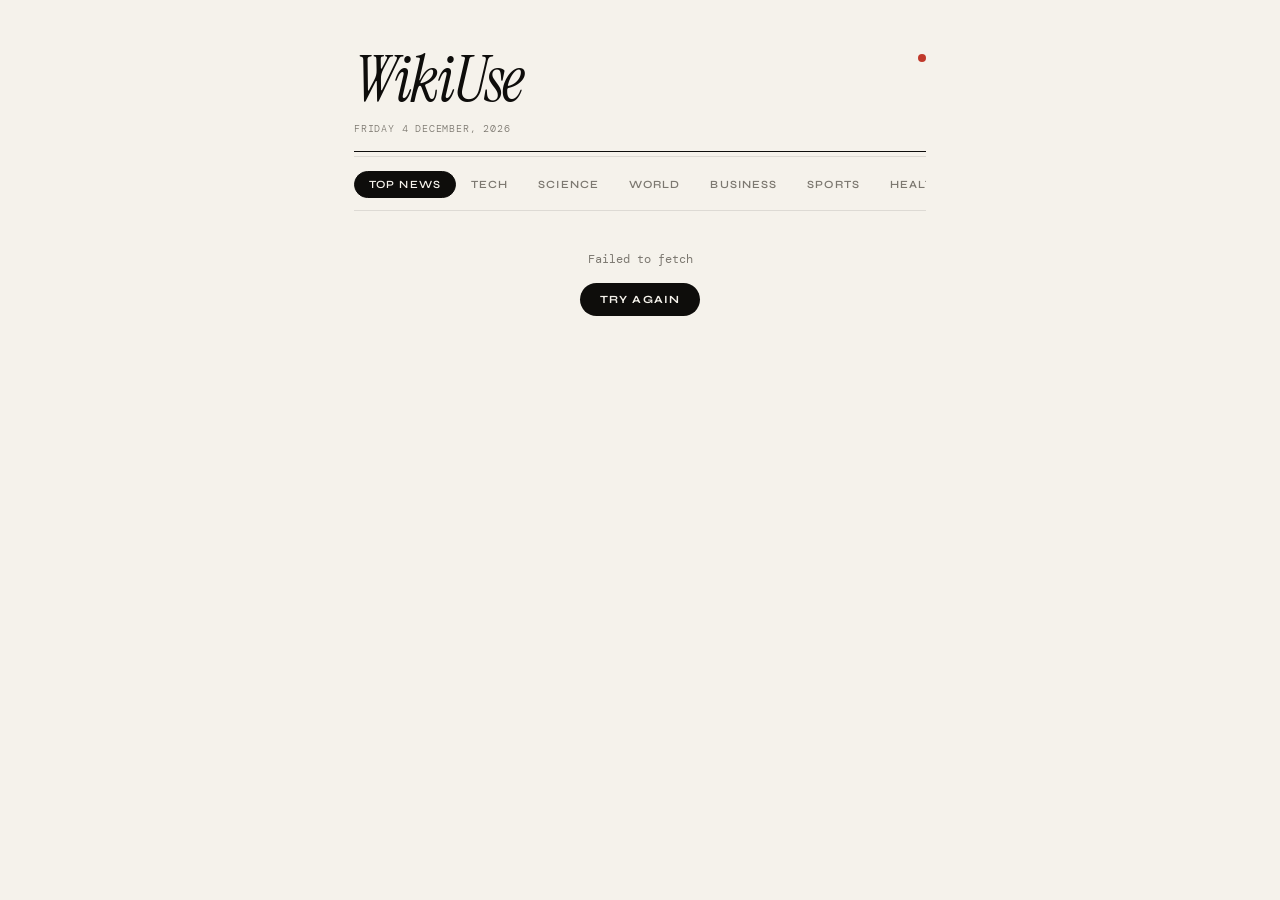
<file: wikiuse.html>
<!DOCTYPE html>
<html lang="en">
<head>
<meta charset="UTF-8">
<meta name="viewport" content="width=device-width, initial-scale=1.0">
<title>WikiUse</title>
<link href="https://fonts.googleapis.com/css2?family=Syne:wght@400;500;600;700;800&family=Instrument+Serif:ital@0;1&family=DM+Mono:wght@300;400&display=swap" rel="stylesheet">
<style>
*, *::before, *::after { margin: 0; padding: 0; box-sizing: border-box; }

:root {
  --bg: #f5f2eb;
  --ink: #0e0d0b;
  --ink-2: #3d3a34;
  --ink-3: #7c7870;
  --cream: #ede9df;
  --cream-2: #e4dfd5;
  --red: #c0392b;
  --red-soft: rgba(192,57,43,0.08);
  --border: rgba(14,13,11,0.1);
  --border-strong: rgba(14,13,11,0.2);
  --w: 620px;
}

body {
  background: var(--bg);
  font-family: 'Syne', sans-serif;
  min-height: 100vh;
  color: var(--ink);
  -webkit-font-smoothing: antialiased;
}

/* ─── MASTHEAD ─── */
.mast {
  max-width: var(--w);
  margin: 0 auto;
  padding: 48px 24px 0;
  animation: fadeDown 0.6s ease both;
}

.mast-top {
  display: flex;
  align-items: flex-start;
  justify-content: space-between;
  margin-bottom: 6px;
}

.live-dot {
  width: 8px; height: 8px;
  background: var(--red);
  border-radius: 50%;
  margin-top: 6px;
  animation: pulse 2s ease infinite;
}

@keyframes pulse {
  0%, 100% { opacity: 1; transform: scale(1); }
  50% { opacity: 0.5; transform: scale(0.7); }
}

.logo {
  font-family: 'Instrument Serif', serif;
  font-size: clamp(40px, 10vw, 64px);
  font-style: italic;
  letter-spacing: -2px;
  line-height: 1;
  color: var(--ink);
}

.dateline {
  font-family: 'DM Mono', monospace;
  font-size: 10px;
  font-weight: 300;
  color: var(--ink-3);
  letter-spacing: 0.08em;
  text-transform: uppercase;
  padding-top: 4px;
}

.mast-rule {
  height: 1px;
  background: var(--ink);
  margin: 16px 0 0;
}

.mast-rule-thin {
  height: 1px;
  background: var(--border);
  margin: 4px 0 0;
}

/* ─── TABS ─── */
.tabs-wrap {
  max-width: var(--w);
  margin: 0 auto;
  padding: 0 24px;
  position: sticky;
  top: 0;
  z-index: 10;
  background: var(--bg);
  animation: fadeDown 0.6s 0.1s ease both;
}

.tabs {
  display: flex;
  gap: 0;
  overflow-x: auto;
  scrollbar-width: none;
  padding: 14px 0 12px;
  border-bottom: 1px solid var(--border);
}

.tabs::-webkit-scrollbar { display: none; }

.tab {
  font-family: 'Syne', sans-serif;
  font-size: 11px;
  font-weight: 600;
  letter-spacing: 0.1em;
  text-transform: uppercase;
  padding: 6px 14px;
  border: 1px solid transparent;
  border-radius: 100px;
  cursor: pointer;
  background: none;
  color: var(--ink-3);
  white-space: nowrap;
  transition: all 0.2s ease;
  flex-shrink: 0;
}

.tab:hover {
  color: var(--ink);
  background: var(--cream);
}

.tab.on {
  color: var(--bg);
  background: var(--ink);
  border-color: var(--ink);
}

/* ─── FEED ─── */
.feed {
  max-width: var(--w);
  margin: 0 auto;
  padding: 0 24px 80px;
}

/* ─── LOADING ─── */
.loading {
  display: flex;
  flex-direction: column;
  gap: 20px;
  padding: 32px 0;
}

.skel {
  background: linear-gradient(90deg, var(--cream) 25%, var(--cream-2) 50%, var(--cream) 75%);
  background-size: 200% 100%;
  border-radius: 4px;
  animation: shimmer 1.4s ease infinite;
}

@keyframes shimmer {
  0% { background-position: 200% 0; }
  100% { background-position: -200% 0; }
}

/* ─── FEATURED ─── */
.featured {
  cursor: pointer;
  padding: 28px 0 24px;
  border-bottom: 1px solid var(--border-strong);
  animation: fadeUp 0.5s ease both;
}

.feat-kicker {
  font-family: 'DM Mono', monospace;
  font-size: 10px;
  font-weight: 400;
  color: var(--red);
  letter-spacing: 0.15em;
  text-transform: uppercase;
  margin-bottom: 14px;
  display: flex;
  align-items: center;
  gap: 6px;
}

.feat-kicker::before {
  content: '';
  display: inline-block;
  width: 20px;
  height: 1px;
  background: var(--red);
  flex-shrink: 0;
}

.feat-img-wrap {
  width: 100%;
  aspect-ratio: 16/7;
  overflow: hidden;
  border-radius: 3px;
  margin-bottom: 18px;
  position: relative;
}

.feat-img {
  width: 100%;
  height: 100%;
  object-fit: cover;
  display: block;
  transform: scale(1.02);
  transition: transform 0.6s ease;
}

.featured:hover .feat-img {
  transform: scale(1.06);
}

.feat-source {
  font-family: 'DM Mono', monospace;
  font-size: 10px;
  font-weight: 300;
  color: var(--ink-3);
  letter-spacing: 0.08em;
  text-transform: uppercase;
  margin-bottom: 10px;
}

.feat-title {
  font-family: 'Instrument Serif', serif;
  font-size: clamp(24px, 5vw, 34px);
  line-height: 1.2;
  letter-spacing: -0.5px;
  color: var(--ink);
  margin-bottom: 12px;
  transition: color 0.2s;
}

.featured:hover .feat-title {
  color: var(--red);
}

.feat-desc {
  font-size: 15px;
  line-height: 1.65;
  color: var(--ink-2);
  margin-bottom: 14px;
  font-weight: 400;
}

.feat-meta {
  display: flex;
  align-items: center;
  gap: 12px;
  font-family: 'DM Mono', monospace;
  font-size: 10px;
  color: var(--ink-3);
  letter-spacing: 0.06em;
}

.feat-meta-dot {
  width: 3px; height: 3px;
  border-radius: 50%;
  background: var(--ink-3);
}

.read-more {
  font-family: 'Syne', sans-serif;
  font-size: 11px;
  font-weight: 700;
  letter-spacing: 0.08em;
  text-transform: uppercase;
  color: var(--ink);
  display: inline-flex;
  align-items: center;
  gap: 6px;
  padding: 7px 0;
  border-bottom: 1.5px solid var(--ink);
  transition: gap 0.2s ease;
}

.featured:hover .read-more {
  gap: 10px;
  color: var(--red);
  border-color: var(--red);
}

/* ─── SECTION LABEL ─── */
.section-label {
  display: flex;
  align-items: center;
  gap: 12px;
  padding: 28px 0 16px;
  font-family: 'DM Mono', monospace;
  font-size: 10px;
  font-weight: 400;
  color: var(--ink-3);
  letter-spacing: 0.12em;
  text-transform: uppercase;
}

.section-label::after {
  content: '';
  flex: 1;
  height: 1px;
  background: var(--border);
}

/* ─── ROW ─── */
.row {
  display: flex;
  align-items: flex-start;
  gap: 16px;
  padding: 16px 0;
  border-bottom: 1px solid var(--border);
  cursor: pointer;
  transition: all 0.2s ease;
  animation: fadeUp 0.4s ease both;
}

.row:hover {
  background: var(--cream);
  margin: 0 -16px;
  padding: 16px 16px;
  border-radius: 6px;
  border-color: transparent;
}

.row-num {
  font-family: 'DM Mono', monospace;
  font-size: 11px;
  font-weight: 300;
  color: var(--ink-3);
  min-width: 24px;
  padding-top: 2px;
  flex-shrink: 0;
}

.row-body { flex: 1; min-width: 0; }

.row-source {
  font-family: 'DM Mono', monospace;
  font-size: 9.5px;
  font-weight: 300;
  color: var(--ink-3);
  letter-spacing: 0.07em;
  text-transform: uppercase;
  margin-bottom: 5px;
}

.row-title {
  font-family: 'Instrument Serif', serif;
  font-size: 17px;
  line-height: 1.35;
  color: var(--ink);
  letter-spacing: -0.2px;
  margin-bottom: 6px;
  transition: color 0.2s;
}

.row:hover .row-title { color: var(--red); }

.row-time {
  font-family: 'DM Mono', monospace;
  font-size: 9.5px;
  color: var(--ink-3);
  letter-spacing: 0.06em;
}

.row-thumb {
  width: 72px;
  height: 54px;
  object-fit: cover;
  border-radius: 3px;
  flex-shrink: 0;
  display: block;
  filter: grayscale(15%);
  transition: filter 0.3s;
}

.row:hover .row-thumb { filter: grayscale(0%); }

/* ─── ERROR ─── */
.err-state {
  padding: 40px 0;
  text-align: center;
}

.err-state p {
  font-family: 'DM Mono', monospace;
  font-size: 12px;
  color: var(--ink-3);
  margin-bottom: 16px;
}

.btn-retry {
  font-family: 'Syne', sans-serif;
  font-size: 11px;
  font-weight: 700;
  letter-spacing: 0.1em;
  text-transform: uppercase;
  background: var(--ink);
  color: var(--bg);
  border: none;
  padding: 10px 20px;
  border-radius: 100px;
  cursor: pointer;
  transition: transform 0.15s ease, background 0.2s;
}

.btn-retry:hover { background: var(--red); transform: scale(1.03); }

/* ─── READER PANEL ─── */
.reader-bg {
  position: fixed;
  inset: 0;
  background: rgba(14,13,11,0);
  pointer-events: none;
  z-index: 100;
  transition: background 0.35s ease;
}

.reader-bg.open {
  background: rgba(14,13,11,0.5);
  pointer-events: all;
  backdrop-filter: blur(2px);
}

.reader {
  position: fixed;
  bottom: 0;
  left: 50%;
  transform: translateX(-50%) translateY(100%);
  width: 100%;
  max-width: var(--w);
  max-height: 90vh;
  background: var(--bg);
  border-radius: 20px 20px 0 0;
  transition: transform 0.4s cubic-bezier(0.32, 0.72, 0, 1);
  display: flex;
  flex-direction: column;
  overflow: hidden;
}

.reader-bg.open .reader {
  transform: translateX(-50%) translateY(0);
}

.reader-handle {
  width: 36px;
  height: 4px;
  background: var(--border-strong);
  border-radius: 2px;
  margin: 14px auto 0;
  flex-shrink: 0;
}

.reader-bar {
  display: flex;
  align-items: center;
  justify-content: space-between;
  padding: 16px 24px;
  border-bottom: 1px solid var(--border);
  flex-shrink: 0;
}

.r-back {
  font-family: 'Syne', sans-serif;
  font-size: 12px;
  font-weight: 600;
  color: var(--ink);
  background: none;
  border: none;
  cursor: pointer;
  display: flex;
  align-items: center;
  gap: 6px;
  padding: 0;
  transition: color 0.2s;
  letter-spacing: 0.02em;
}

.r-back:hover { color: var(--red); }

.r-open {
  font-family: 'DM Mono', monospace;
  font-size: 10px;
  font-weight: 400;
  color: var(--ink-3);
  text-decoration: none;
  letter-spacing: 0.08em;
  border-bottom: 1px solid var(--border);
  padding-bottom: 1px;
  transition: color 0.2s;
}

.r-open:hover { color: var(--red); border-color: var(--red); }

.reader-body {
  overflow-y: auto;
  padding: 28px 28px 48px;
  scrollbar-width: thin;
  scrollbar-color: var(--border-strong) transparent;
  flex: 1;
}

.r-title {
  font-family: 'Instrument Serif', serif;
  font-size: clamp(22px, 5vw, 30px);
  line-height: 1.25;
  letter-spacing: -0.4px;
  margin-bottom: 20px;
  color: var(--ink);
}

.r-img {
  width: 100%;
  border-radius: 4px;
  display: block;
  margin-bottom: 20px;
}

.r-source {
  font-family: 'DM Mono', monospace;
  font-size: 10px;
  color: var(--red);
  letter-spacing: 0.1em;
  text-transform: uppercase;
  margin-bottom: 14px;
}

.r-desc {
  font-size: 16px;
  line-height: 1.75;
  color: var(--ink-2);
  font-weight: 400;
}

/* ─── ANIMATIONS ─── */
@keyframes fadeDown {
  from { opacity: 0; transform: translateY(-12px); }
  to { opacity: 1; transform: translateY(0); }
}

@keyframes fadeUp {
  from { opacity: 0; transform: translateY(14px); }
  to { opacity: 1; transform: translateY(0); }
}

.row:nth-child(1) { animation-delay: 0.05s; }
.row:nth-child(2) { animation-delay: 0.10s; }
.row:nth-child(3) { animation-delay: 0.15s; }
.row:nth-child(4) { animation-delay: 0.20s; }
.row:nth-child(5) { animation-delay: 0.25s; }
.row:nth-child(6) { animation-delay: 0.30s; }
.row:nth-child(7) { animation-delay: 0.35s; }
.row:nth-child(8) { animation-delay: 0.40s; }
.row:nth-child(9) { animation-delay: 0.45s; }
.row:nth-child(10) { animation-delay: 0.50s; }
</style>
</head>
<body>

<div class="mast">
  <div class="mast-top">
    <div class="logo">WikiUse</div>
    <div class="live-dot" title="Live"></div>
  </div>
  <div class="dateline" id="datestr"></div>
  <div class="mast-rule"></div>
  <div class="mast-rule-thin"></div>
</div>

<div class="tabs-wrap">
  <div class="tabs" id="cats"></div>
</div>

<div class="feed" id="feed"></div>

<!-- READER -->
<div class="reader-bg" id="rbg" onclick="handleBgClick(event)">
  <div class="reader" id="rpanel">
    <div class="reader-handle"></div>
    <div class="reader-bar">
      <button class="r-back" onclick="closeR()">← Back</button>
      <a class="r-open" id="rlink" target="_blank">Full Article ↗</a>
    </div>
    <div class="reader-body" id="rbody"></div>
  </div>
</div>

<script>
const KEY = "66f330c48c3350c80ac880ebd8e29387";

const CATS = [
  { name: 'Top News',   topic: 'breaking-news' },
  { name: 'Tech',       topic: 'technology' },
  { name: 'Science',    topic: 'science' },
  { name: 'World',      topic: 'world' },
  { name: 'Business',   topic: 'business' },
  { name: 'Sports',     topic: 'sports' },
  { name: 'Health',     topic: 'health' },
  { name: 'Nation',     topic: 'nation' },
];

let cur = 0, arts = [];

/* DATE */
document.getElementById('datestr').textContent =
  new Date().toLocaleDateString('en-IN', {
    weekday: 'long', day: 'numeric', month: 'long', year: 'numeric'
  }).toUpperCase();

/* TABS */
function buildTabs() {
  const el = document.getElementById('cats');
  el.innerHTML = '';
  CATS.forEach((c, i) => {
    const b = document.createElement('button');
    b.className = 'tab' + (i === cur ? ' on' : '');
    b.textContent = c.name;
    b.onclick = () => { cur = i; buildTabs(); load(); };
    el.appendChild(b);
  });
}

function ago(str) {
  const m = Math.floor((Date.now() - new Date(str)) / 60000);
  if (m < 1) return 'Just now';
  if (m < 60) return m + 'm ago';
  if (m < 1440) return Math.floor(m / 60) + 'h ago';
  return Math.floor(m / 1440) + 'd ago';
}

/* SKELETON */
function showSkeleton() {
  const feed = document.getElementById('feed');
  let h = `<div class="loading">
    <div class="skel" style="height:260px;margin-top:28px;border-radius:4px;"></div>
    <div class="skel" style="height:20px;width:40%;margin-top:28px;"></div>
    <div class="skel" style="height:16px;width:90%;margin-top:12px;"></div>
    <div class="skel" style="height:16px;width:75%;margin-top:8px;"></div>`;
  for (let i = 0; i < 5; i++) {
    h += `<div style="display:flex;gap:16px;margin-top:20px;align-items:flex-start">
      <div class="skel" style="width:24px;height:14px;flex-shrink:0;margin-top:4px;"></div>
      <div style="flex:1">
        <div class="skel" style="height:12px;width:30%;margin-bottom:8px;"></div>
        <div class="skel" style="height:16px;width:95%;margin-bottom:6px;"></div>
        <div class="skel" style="height:16px;width:70%;margin-bottom:6px;"></div>
        <div class="skel" style="height:11px;width:20%;"></div>
      </div>
      <div class="skel" style="width:72px;height:54px;flex-shrink:0;border-radius:3px;"></div>
    </div>`;
  }
  h += '</div>';
  feed.innerHTML = h;
}

/* LOAD */
async function load() {
  showSkeleton();
  try {
    const realUrl = `https://gnews.io/api/v4/top-headlines?topic=${CATS[cur].topic}&lang=en&max=20&apikey=${KEY}`;
    const url = `https://api.allorigins.win/raw?url=${encodeURIComponent(realUrl)}`;
    const r = await fetch(url);
    const data = await r.json();
    if (!data.articles) throw new Error('No articles found');
    arts = data.articles.map(a => ({
      title: a.title,
      description: a.description,
      content: a.content,
      url: a.url,
      urlToImage: a.image,
      publishedAt: a.publishedAt,
      source: { name: a.source?.name || '' },
    }));
    if (!arts.length) throw new Error('No articles found');
    render();
  } catch (e) {
    document.getElementById('feed').innerHTML = `
      <div class="err-state">
        <p>${e.message}</p>
        <button class="btn-retry" onclick="load()">Try Again</button>
      </div>`;
  }
}

/* RENDER */
function render() {
  const feed = document.getElementById('feed');
  const [top, ...rest] = arts;

  let h = `
    <div class="featured" onclick="openArt(0)">
      <div class="feat-kicker">Top Story</div>
      ${top.urlToImage ? `<div class="feat-img-wrap"><img class="feat-img" src="${top.urlToImage}" onerror="this.closest('.feat-img-wrap').remove()"></div>` : ''}
      <div class="feat-source">${top.source?.name || ''}</div>
      <div class="feat-title">${top.title}</div>
      ${top.description ? `<div class="feat-desc">${top.description}</div>` : ''}
      <div class="feat-meta">
        <span>${ago(top.publishedAt)}</span>
        <span class="feat-meta-dot"></span>
        <span class="read-more">Read Story →</span>
      </div>
    </div>
    <div class="section-label">More Stories</div>`;

  rest.forEach((a, i) => {
    h += `<div class="row" onclick="openArt(${i + 1})">
      <div class="row-num">${(i + 1).toString().padStart(2, '0')}</div>
      <div class="row-body">
        <div class="row-source">${a.source?.name || ''}</div>
        <div class="row-title">${a.title}</div>
        <div class="row-time">${ago(a.publishedAt)}</div>
      </div>
      ${a.urlToImage ? `<img class="row-thumb" src="${a.urlToImage}" onerror="this.remove()">` : ''}
    </div>`;
  });

  feed.innerHTML = h;
}

/* READER */
function openArt(i) {
  const a = arts[i];
  document.getElementById('rlink').href = a.url;
  document.getElementById('rbody').innerHTML = `
    <div class="r-source">${a.source?.name || ''}</div>
    <div class="r-title">${a.title}</div>
    ${a.urlToImage ? `<img class="r-img" src="${a.urlToImage}" onerror="this.remove()">` : ''}
    <div class="r-desc">${a.description || ''}</div>
  `;
  document.getElementById('rbg').classList.add('open');
  document.body.style.overflow = 'hidden';
}

function closeR() {
  document.getElementById('rbg').classList.remove('open');
  document.body.style.overflow = '';
}

function handleBgClick(e) {
  if (e.target === document.getElementById('rbg')) closeR();
}

buildTabs();
load();
</script>
</body>
</html>
</file>
